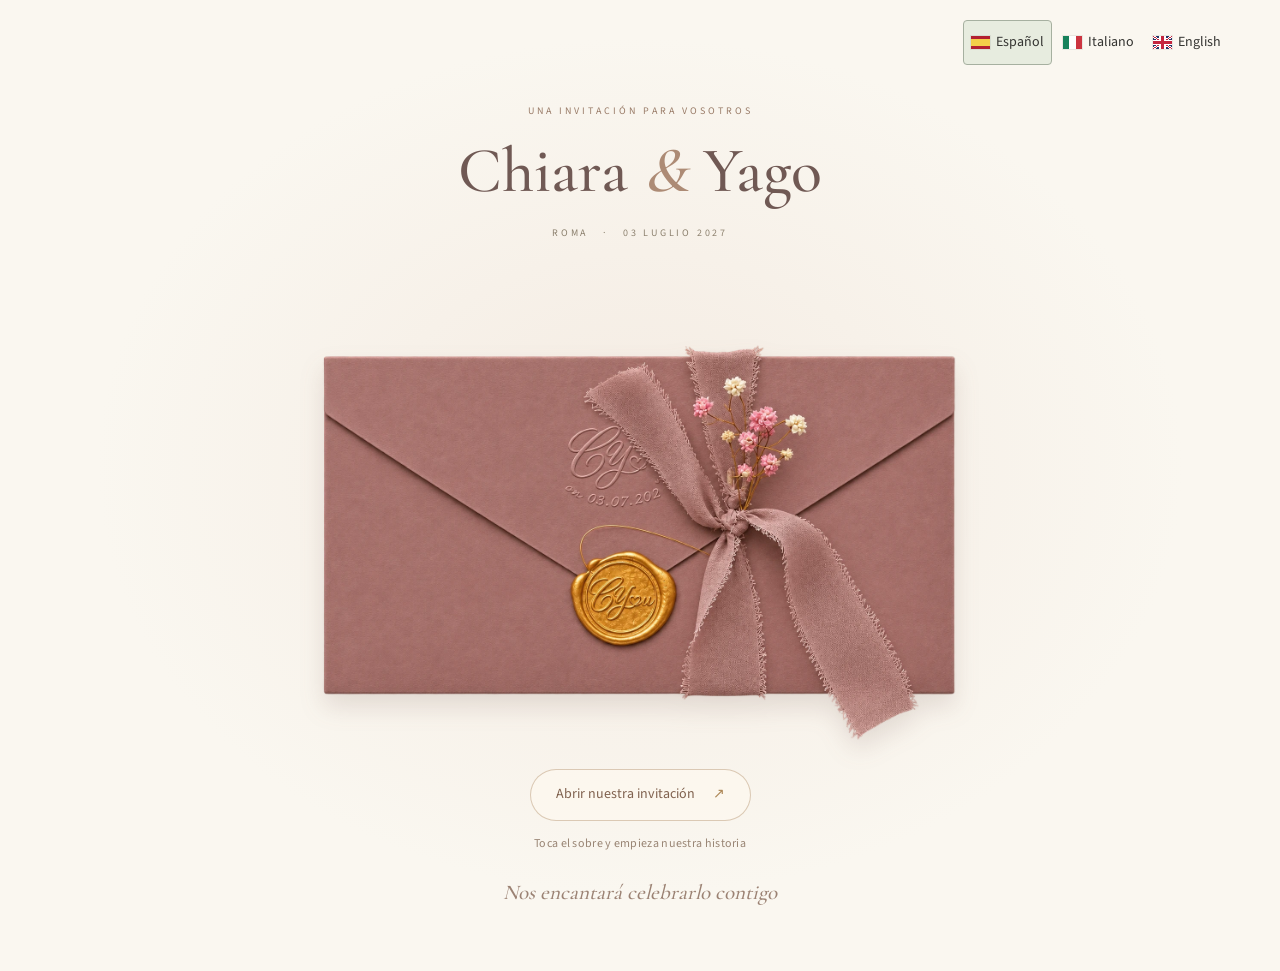
<file: index.html>
<!doctype html>
<html lang="es">
<head>
  <meta charset="UTF-8">
  <meta name="viewport" content="width=device-width, initial-scale=1">
  <meta name="theme-color" content="#faf7f0">
  <meta property="og:type" content="website">
  <meta property="og:title" content="Chiara &amp; Yago · 03.07.2027">
  <meta property="og:description" content="Chiara &amp; Yago · Roma · 03.07.2027">
  <meta property="og:image" content="https://yagriver.github.io/wedding_master/assets/identity/social-preview.png">
  <meta property="og:image:alt" content="Chiara &amp; Yago · 03.07.2027 · Roma">
  <meta name="twitter:card" content="summary_large_image">
  <link rel="icon" href="assets/identity/favicon.svg" type="image/svg+xml">
  <link rel="alternate icon" href="assets/identity/favicon-32.png" type="image/png">
  <link rel="apple-touch-icon" href="assets/identity/apple-touch-icon.png">
  <meta name="description" content="Chiara & Yago — nuestra boda en Roma, 3 de julio de 2027. Lugares, alojamiento y RSVP.">
  <title>Chiara & Yago · 03.07.2027</title>
  <link rel="stylesheet" href="styles.css">
  <link rel="stylesheet" href="day.css">
  <script defer src="day.js"></script>
  <link rel="stylesheet" href="rsvp.css">
  <link rel="stylesheet" href="wedding-theme.css">
  <link rel="stylesheet" href="assets/vendor/leaflet.css">
  <link rel="stylesheet" href="locations.css">
  <link rel="stylesheet" href="honeymoon.css">
  <link rel="stylesheet" href="honeymoon-stationery.css">
  <link rel="stylesheet" href="honeymoon-opening.css">
  <script defer src="rsvp-config.js"></script>
  <script defer src="guest-fields.js"></script>
  <script defer src="rsvp.js"></script>
  <script defer src="wedding-motion.js"></script>
  <script defer src="assets/vendor/leaflet.js"></script>
  <script defer src="locations.js"></script>
  <script defer src="honeymoon-config.js"></script>
  <script defer src="honeymoon.js"></script>
  <link rel="stylesheet" href="accommodation.css">
  <script defer src="accommodation-map.js"></script>
  <script defer src="accommodation.js"></script>
  <script defer src="home-invitation.js"></script>
  <script defer src="app.js"></script>
  <link rel="stylesheet" href="home-invitation.css">
</head>
<body class="wedding-site">
  <a class="skip" href="#main" data-text="skip">Ir al contenido</a>
  <header>
    <a class="monogram" href="#home" aria-label="Chiara & Yago"><img class="brand-mark" src="assets/identity/cy-monogram.svg" alt="" width="100" height="82"><span class="brand-date">03 · 07 · 2027</span></a>
    <nav aria-label="Navegación" id="navigation"></nav>
    <div class="languages" role="group" aria-label="Language">
      <button data-lang="es" aria-label="Español" title="Español" lang="es" aria-pressed="true"><span class="flag flag-es" aria-hidden="true"></span><span class="language-full">Español</span><span class="language-short" aria-hidden="true">ES</span></button>
      <button data-lang="it" aria-label="Italiano" title="Italiano" lang="it" aria-pressed="false"><span class="flag flag-it" aria-hidden="true"></span><span class="language-full">Italiano</span><span class="language-short" aria-hidden="true">IT</span></button>
      <button data-lang="en" aria-label="English" title="English" lang="en" aria-pressed="false"><span class="flag flag-en" aria-hidden="true"></span><span class="language-full">English</span><span class="language-short" aria-hidden="true">EN</span></button>
    </div>
  </header>
  <main id="main" tabindex="-1"></main>
  <noscript><p class="notice">Activa JavaScript para ver la web. / Attiva JavaScript per visualizzare il sito. / Please enable JavaScript to view this website.</p></noscript>
  <footer><a class="footer-brand" href="#home"><img src="assets/identity/cy-monogram.svg" alt="" width="100" height="82">Chiara & Yago</a><span data-text="footer">Roma, con vosotros.</span><span>03 · 07 · 2027</span></footer>
</body>
</html>
</file>
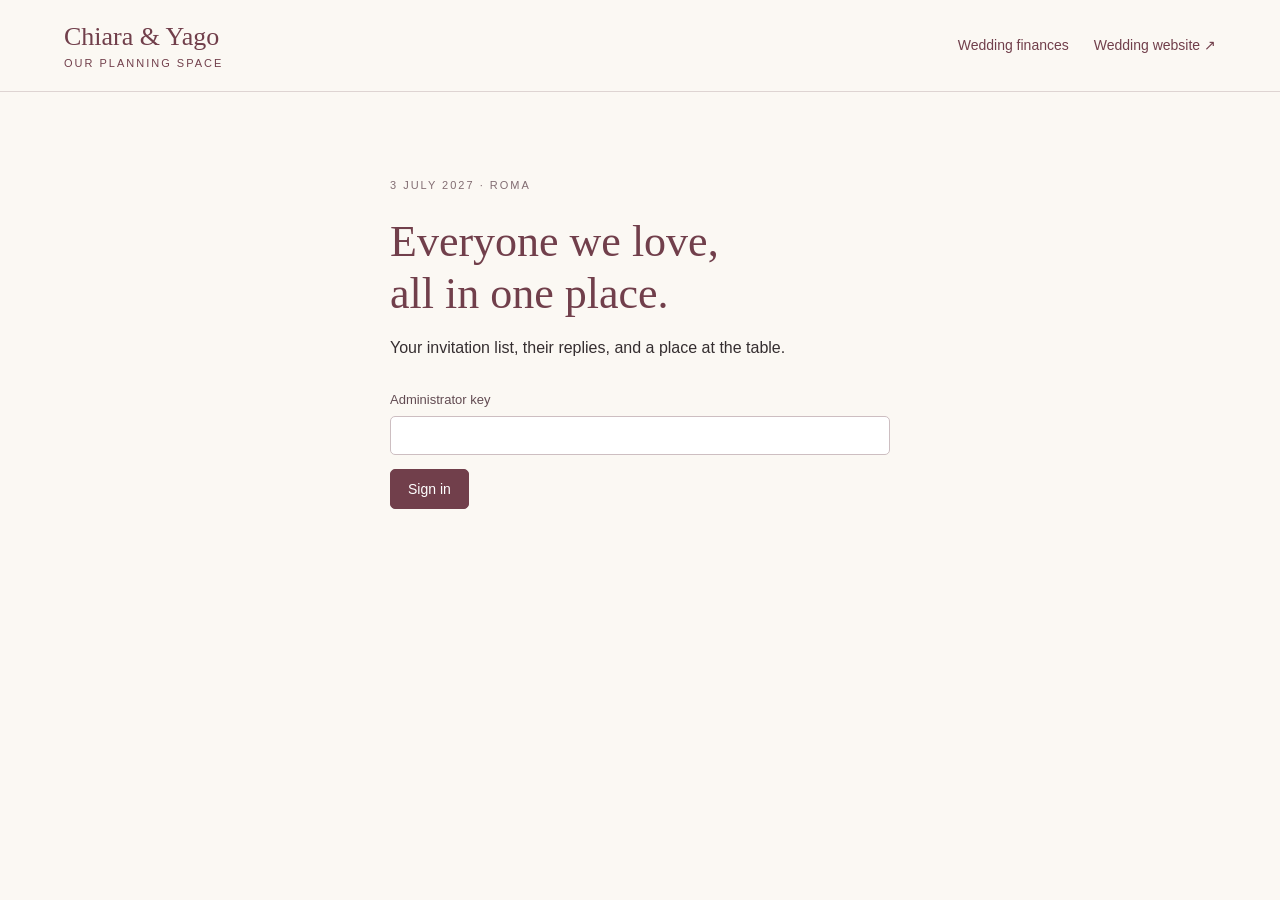
<file: admin.html>
<!doctype html>
<html lang="en"><head><meta charset="utf-8"><meta name="viewport" content="width=device-width,initial-scale=1"><meta name="robots" content="noindex,nofollow"><title>Invitati · Chiara & Yago</title><link rel="stylesheet" href="styles.css"><link rel="stylesheet" href="admin.css?v=guests-20261019"><script src="rsvp-config.js"></script><script type="module" src="admin.js?v=guests-20261019"></script></head>
<body><header class="admin-header"><a class="brand" href="admin.html">Chiara & Yago <small>Our planning space</small></a><nav><a href="finance.html">Wedding finances</a><a href="index.html">Wedding website ↗</a></nav></header>
<main class="admin-main"><section id="login"><p class="eyebrow">3 July 2027 · Roma</p><h1>Everyone we love,<br>all in one place.</h1><p>Your invitation list, their replies, and a place at the table.</p><form id="login-form"><label>Administrator key<input type="password" id="key" autocomplete="current-password" required></label><button class="button">Sign in</button></form></section>
<p id="status" role="status" aria-live="polite"></p>
<section id="dashboard" hidden><div class="toolbar"><div><p class="eyebrow">Wedding planning</p><h1>Our guests</h1></div><button class="button secondary" id="refresh">Refresh</button><button class="button secondary" id="logout">Sign out</button></div>
<div id="stats" class="stats"></div>
<nav class="tabs" aria-label="Guest management"><button data-tab="invited" aria-current="page">Invitati</button><button data-tab="responses">Responses <span id="review-count"></span></button><button data-tab="tables">Table planning</button></nav>
<section id="invited-panel"><div class="toolbar section-heading"><div><h2>Your invitation list</h2><p>One place for each person. Partners and families stay connected.</p></div><button class="button secondary" id="export">Export list</button><button class="button" id="add-person">Add guest</button></div>
<div class="filters"><label>Find a guest<input type="search" id="search" placeholder="Name, family, group…"></label><label>Group<select id="group"><option value="">All groups</option></select></label><label>Show<select id="attendance"><option value="">Everyone</option><option value="awaiting">Awaiting reply</option><option value="yes">Attending</option><option value="no">Declined</option><option value="maybe">Undecided</option><option value="review">Response changed</option><option value="conflict">Conflicting answers</option><option value="placeholder">Names to confirm</option><option value="tentative">Tentative invitations</option></select></label></div>
<p id="result-count" class="muted"></p><div class="table-scroll"><table><thead><tr><th>Guest</th><th>Party / family</th><th>Group</th><th>Reply</th><th>Table</th><th></th></tr></thead><tbody id="people-rows"></tbody></table></div>
<p class="note">Single / double / triple labels from Excel are kept with each party. Question-mark entries are tentative places. Neither label determines attendance.</p></section>
<section id="responses-panel" hidden><div class="toolbar section-heading"><div><h2>Match their replies</h2><p>Confirm who each response belongs to. Separate or duplicate replies can link to the same guest.</p></div><label>Show<select id="response-filter"><option value="review">Needs review</option><option value="all">All responses</option><option value="matched">Confirmed</option><option value="ignored">Set aside</option></select></label></div><div id="response-cards"></div></section>
<section id="tables-panel" hidden><div class="toolbar section-heading"><div><h2>A place at the table</h2><p>Start with provisional tables of 8. Adjust each capacity as your plans take shape.</p></div><button class="button secondary" id="export-tables">Export seating</button><button class="button" id="add-table">Add table</button></div><label class="compact">Guests to display<select id="seating-filter"><option value="all">Everyone except declined</option><option value="yes">Confirmed attending</option></select></label><div id="seating-board" class="seating-board"></div></section>
</section></main>
<dialog id="editor"><form id="person-form"><div class="toolbar"><h2 id="editor-title">Guest details</h2><button type="button" class="button secondary" data-close>Close</button></div><input type="hidden" name="id"><label>Name or placeholder<input name="name" maxlength="160" required></label><div class="two-col"><label>Party / family<select name="partyId"></select></label><label>New party name<input name="newParty" maxlength="200" placeholder="Only when creating a new party"></label></div><label>Party display name<input name="partyLabel" maxlength="200"></label><div class="two-col"><label>Group (for this party)<input name="group" maxlength="100" list="group-names"></label><label>Original single / double / triple label<input name="room" maxlength="80"></label></div><div class="two-col"><label>Age category<select name="kind"><option value="unknown">Not known yet</option><option value="adult">Adult</option><option value="child">Child</option></select></label><label>Table<select name="tableId"></select></label></div><label class="check"><input type="checkbox" name="placeholder"> Name still to confirm</label><label class="check"><input type="checkbox" name="tentative"> Tentative invitation</label><label>Private notes for this guest<textarea name="notes" maxlength="2000" rows="2"></textarea></label><label>Private notes for this party<textarea name="partyNotes" maxlength="2000" rows="2"></textarea></label><p id="source-note" class="muted"></p><div id="linked-answers"></div><details id="merge-section"><summary>Combine a duplicate invitation entry</summary><p>The selected guest will remain. Linked responses and notes will be kept. Check their table and group afterwards.</p><label>Keep this other guest<select id="merge-target"></select></label><button type="button" id="merge-person" class="button secondary">Combine entries</button></details><p class="form-status" role="status"></p><button class="button" type="submit">Save guest</button></form></dialog>
<dialog id="table-editor"><form id="table-form"><div class="toolbar"><h2>Table details</h2><button type="button" class="button secondary" data-close>Close</button></div><input type="hidden" name="id"><label>Table name<input name="name" maxlength="80" required></label><label>Seats<input name="capacity" type="number" min="1" max="50" value="8" required></label><p class="note">Your initial range is 6–9 people. Other sizes are available if the venue requires them.</p><p class="form-status" role="status"></p><div class="toolbar"><button class="button">Save table</button><button type="button" id="remove-table" class="button secondary">Remove table</button></div></form></dialog><datalist id="group-names"></datalist></body></html>
</file>
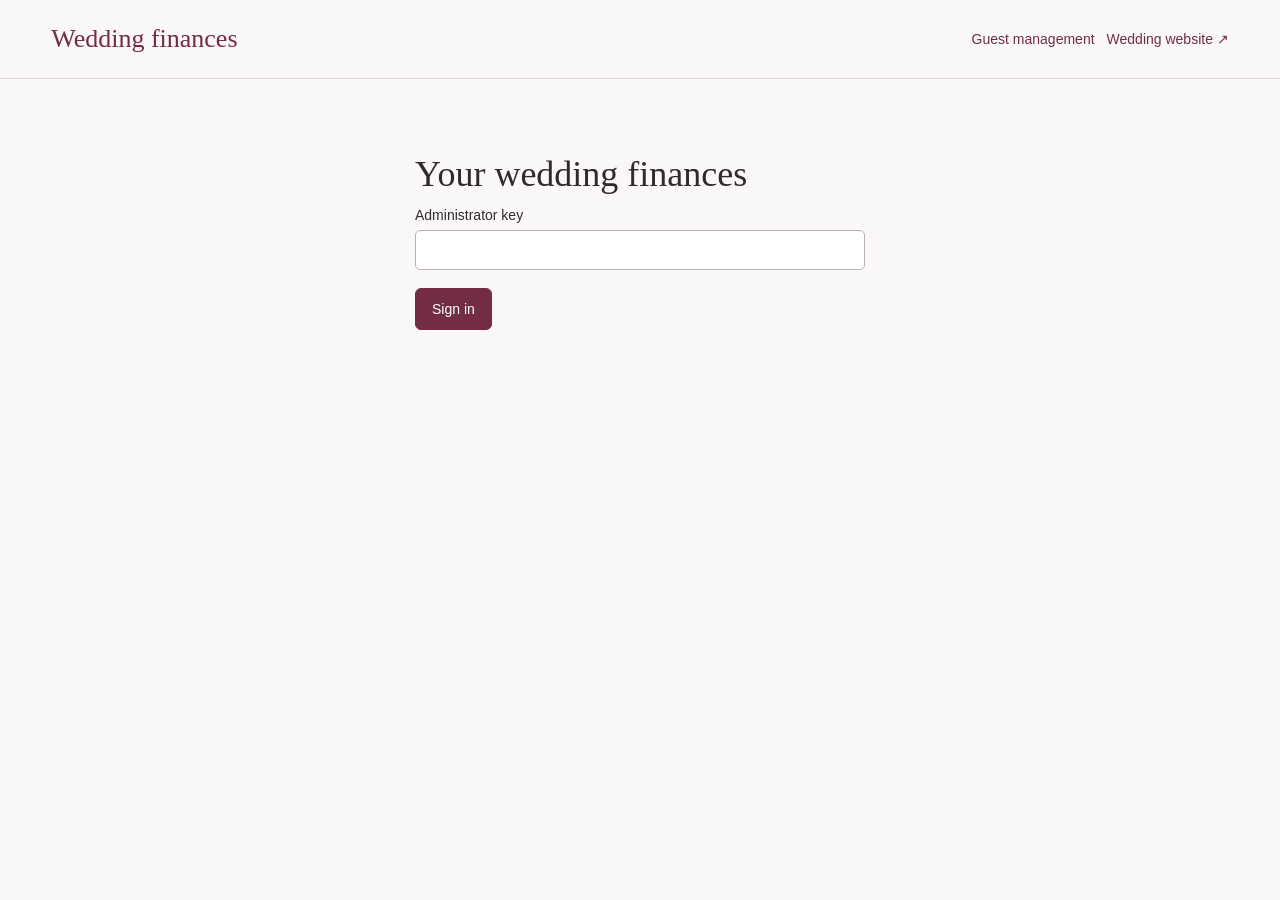
<file: finance.html>
<!doctype html><html lang="en"><head><meta charset="utf-8"><meta name="viewport" content="width=device-width,initial-scale=1"><title>Wedding finances</title><meta name="robots" content="noindex,nofollow"><link rel="stylesheet" href="finance.css?v=items-20260919"><script src="rsvp-config.js"></script><script type="module" src="finance.js?v=items-20260919"></script></head><body>
<header><a href="finance.html">Wedding finances</a><nav><a href="admin.html">Guest management</a><a href="index.html">Wedding website ↗</a></nav></header><main><section id="login"><h1>Your wedding finances</h1><form id="login-form"><label>Administrator key<input id="key" type="password" autocomplete="current-password" required></label><button>Sign in</button></form><p id="login-status" role="status"></p></section><section id="dashboard" hidden><div class="heading"><div><h1>Your wedding finances</h1><p>Items, deadlines and payments, together.</p></div><div class="dashboard-actions"><button id="add">Add supplier</button><button id="refresh" class="secondary">Refresh</button><button id="logout" class="secondary">Sign out</button></div></div><p id="status" role="status"></p><div id="stats" class="stats"></div><section class="schedule"><div><h2>Upcoming payments</h2><div id="upcoming"></div><nav id="upcoming-pagination" class="upcoming-pagination" aria-label="Upcoming payment pages" hidden><button type="button" id="upcoming-prev" class="secondary">← Previous</button><span id="upcoming-page" role="status" aria-live="polite"></span><button type="button" id="upcoming-next" class="secondary">Next →</button></nav></div><div class="calendar"><div class="calendar-head"><button id="prev" aria-label="Previous month">←</button><h2 id="month"></h2><button id="next" aria-label="Next month">→</button><button id="today">Today</button></div><p class="legend"><span class="red">● Deadline</span> <span class="green">● Paid</span></p><div id="days"></div><div id="day-events" aria-live="polite"></div><section id="month-remaining" class="month-remaining" aria-live="polite" aria-label="Unpaid payments this month"></section></div></section><div class="heading"><h2>Suppliers</h2><label>Find a supplier<input id="search" type="search" placeholder="Name or service"></label></div><div id="suppliers"></div></section></main>
<dialog id="editor"><form id="supplier-form"><div class="heading"><h2 id="editor-title">Supplier</h2><button type="button" id="close" class="secondary">Close</button></div><div class="basic"><label>Supplier<input name="supplier" required maxlength="160"></label><label>Service<input name="title" required maxlength="160"></label><label>Status<select name="status"><option value="quote">Quote</option><option value="contracted">Booked</option></select></label></div><p id="completion-note" class="muted" aria-live="polite"></p><h2>Items</h2><p class="muted">One row per item or instalment. “Paid” means the full amount including IVA.</p><div id="items"></div><button type="button" id="add-item" class="secondary">+ Add item</button><div id="item-totals" class="item-totals" aria-live="polite"></div><details><summary>Supplier details & notes</summary><div class="basic"><label>Category<input name="category" maxlength="100"></label><label>Quote reference<input name="reference" maxlength="160"></label><label>Quote date<input name="quoteDate" type="date"></label></div><label>Document link<input name="document" type="url" maxlength="1000"></label><label>Private notes<textarea name="notes" rows="3" maxlength="2000"></textarea></label></details><p id="error" role="alert"></p><footer><button type="button" id="delete-supplier" class="secondary danger" hidden>Delete supplier</button><button id="save">Save supplier</button></footer></form></dialog></body></html>
</file>
<file: styles.css>
*{box-sizing:border-box} :root{--wine:#542735;--ink:#30292a;--paper:#fcfaf7;--muted:#706366;--line:#dfd5d3;--rose:#f0e6e4}html{scroll-behavior:smooth}body{margin:0;background:var(--paper);color:var(--ink);font-family:Arial,Helvetica,sans-serif;font-size:16px;line-height:1.65}a{color:inherit;text-underline-offset:5px}button{font:inherit;cursor:pointer}a,button{-webkit-tap-highlight-color:transparent}a:focus-visible,button:focus-visible,summary:focus-visible{outline:3px solid #a65065;outline-offset:5px}header{max-width:1440px;margin:auto;padding:24px 5%;display:flex;align-items:center;justify-content:space-between;gap:25px;border-bottom:1px solid var(--line)}.monogram{font-family:Georgia,serif;font-size:30px;text-decoration:none;color:var(--wine);white-space:nowrap}.monogram>span:first-child{font-style:italic;font-size:21px;padding:0 5px}.brand-date{display:block;font:10px Arial,sans-serif;letter-spacing:2px;text-align:center}nav{display:flex;gap:28px}nav a{font-size:14px;text-decoration:none;padding:12px 0;border-bottom:1px solid transparent}nav a[aria-current=page]{border-color:var(--wine);color:var(--wine)}.languages{display:flex;gap:3px}.languages button{display:flex;align-items:center;gap:6px;border:1px solid transparent;background:none;border-radius:4px;padding:10px 7px;font-size:12px;color:var(--ink)}.languages button[aria-pressed=true]{border-color:var(--line);background:var(--rose)}.flag{display:inline-block;width:19px;height:13px;box-shadow:0 0 0 1px #0001;flex-shrink:0}.flag-es{background:linear-gradient(#b32030 25%,#f3ce49 25% 75%,#b32030 75%)}.flag-it{background:linear-gradient(90deg,#16815a 33.33%,#fff 33.33% 66.66%,#cc3440 66.66%)}.flag-en{background:linear-gradient(90deg,transparent 42%,#c5263f 42% 58%,transparent 58%),linear-gradient(transparent 38%,#c5263f 38% 62%,transparent 62%),linear-gradient(90deg,transparent 34%,white 34% 66%,transparent 66%),linear-gradient(transparent 28%,white 28% 72%,transparent 72%),linear-gradient(33deg,transparent 44%,white 44% 48%,#c5263f 48% 52%,white 52% 56%,transparent 56%),linear-gradient(-33deg,transparent 44%,white 44% 48%,#c5263f 48% 52%,white 52% 56%,transparent 56%),#263567}.hero{display:grid;grid-template-columns:1fr 1fr;max-width:1200px;margin:55px auto 65px;padding:0 40px;gap:75px;align-items:center}.hero-copy{text-align:center;padding:35px 0}.eyebrow{text-transform:uppercase;font-size:12px;letter-spacing:2.5px;color:var(--wine);margin:0 0 22px}.hero h1{font-family:Georgia,serif;font-size:clamp(58px,6.4vw,88px);font-weight:400;line-height:1.02;color:var(--wine);margin:22px 0}.hero h1 em{display:block;font-size:.6em;font-weight:400;line-height:1.35}.hero .intro{max-width:350px;margin:26px auto;color:var(--muted)}.date{font-family:Georgia,serif;font-size:23px;margin:24px 0 0}.city{margin:3px 0 28px;color:var(--muted);font-size:14px;letter-spacing:1px}.hero-photo{margin:0;position:relative}.hero-photo img{display:block;width:100%;height:580px;object-fit:cover;object-position:center 65%;border-radius:240px 240px 3px 3px}.hero-photo figcaption{font-size:12px;letter-spacing:2px;text-align:center;margin-top:16px;color:var(--muted)}.button{display:inline-block;padding:13px 23px;background:var(--wine);color:#fff;text-decoration:none;font-size:14px;border:1px solid var(--wine);border-radius:2px}.button.secondary{background:transparent;color:var(--wine)}.button:hover{background:#703b4c;color:white}.home-details{border-top:1px solid var(--line);border-bottom:1px solid var(--line);max-width:1120px;margin:0 auto 80px;display:grid;grid-template-columns:repeat(3,1fr);padding:32px 0}.home-details article{padding:0 32px;border-right:1px solid var(--line)}.home-details article:last-child{border:0}h2,h3{font-family:Georgia,serif;font-weight:400;color:var(--wine);line-height:1.25}h2{font-size:34px}h3{font-size:25px}.home-details h2{font-size:23px;margin:7px 0}.home-details p{font-size:14px;color:var(--muted);margin:8px 0}.text-link{font-size:14px;color:var(--wine)}.page{max-width:1120px;padding:50px 32px 80px;margin:auto}.page-heading{max-width:650px;margin:0 auto 48px;text-align:center}.page-heading h1{font:400 clamp(40px,5vw,62px)/1.1 Georgia,serif;color:var(--wine);margin:16px 0}.page-heading p:last-child{color:var(--muted)}.venue{display:grid;grid-template-columns:1fr 1fr;gap:45px;align-items:center;padding:28px 0 45px}.venue+.venue{border-top:1px solid var(--line);padding-top:45px}.venue img{width:100%;height:350px;object-fit:cover;border-radius:3px}.venue h2{margin:12px 0 20px}.venue p{color:var(--muted)}.address{font-size:14px}.note{font-size:14px;color:var(--muted)}.stay{display:grid;grid-template-columns:1.1fr 1fr;gap:50px;border:1px solid var(--line);padding:45px}.stay h2{margin-top:5px}.stay aside{border-left:1px solid var(--line);padding-left:40px}.stay p{color:var(--muted)}.notice{padding:18px 24px;background:var(--rose);border-left:3px solid var(--wine);max-width:740px;margin:0 auto 32px}.rsvp-card{max-width:740px;border:1px solid var(--line);margin:auto;padding:32px}.rsvp-card h2{margin-top:0}.steps{padding:0;list-style:none;counter-reset:step}.steps li{counter-increment:step;display:grid;grid-template-columns:36px 1fr;column-gap:16px;padding:18px 0;border-bottom:1px solid var(--line)}.steps li:before{content:"0" counter(step);font:20px Georgia,serif;color:var(--wine)}.steps strong{font-weight:400;color:var(--wine)}.steps p{margin:5px 0;color:var(--muted);font-size:14px}details{margin-top:25px}summary{cursor:pointer;color:var(--wine)}details ul{color:var(--muted);padding-left:20px}.status{display:inline-block;font-size:12px;letter-spacing:1px;text-transform:uppercase;color:var(--wine);border:1px solid var(--line);padding:5px 10px}footer{border-top:1px solid var(--line);display:flex;justify-content:space-between;align-items:center;gap:18px;padding:32px 6%;font-size:12px;color:var(--muted)}footer a{font:22px Georgia,serif;text-decoration:none;color:var(--wine)}.skip{position:absolute;top:-100px;left:12px;z-index:10;background:white;padding:10px}.skip:focus{top:10px}main:focus{outline:none}@media(min-width:850px){.venue:nth-of-type(3) img{order:2}}@media(max-width:1050px){header{flex-wrap:wrap;gap:12px}nav{order:3;width:100%;justify-content:center;gap:40px}.hero{gap:35px;padding:0 30px}.hero-photo img{height:520px}.home-details{margin-left:30px;margin-right:30px}}@media(max-width:650px){header{padding:16px 20px}.monogram{font-size:25px}.brand-date{font-size:9px}.languages button{font-size:12px;padding:10px 5px;gap:4px}.flag{width:16px;height:11px}nav{gap:0;justify-content:space-between;overflow-wrap:anywhere}nav a{font-size:13px}.hero{grid-template-columns:1fr;margin:10px auto 40px;padding:0 24px;gap:20px}.hero-copy{padding:30px 0 5px}.hero h1{font-size:64px}.hero h1 em{display:inline;padding:0 5px}.hero-photo{max-width:410px;width:100%;margin:auto}.hero-photo img{height:450px}.hero .intro{margin:20px auto}.home-details{display:block;margin:0 24px 45px;padding:0}.home-details article{padding:22px 0;border-right:0;border-bottom:1px solid var(--line)}.page{padding:35px 24px 50px}.page-heading{margin-bottom:30px}.venue,.stay{grid-template-columns:1fr;gap:24px}.venue img{height:280px}.stay{padding:25px}.stay aside{border-left:0;border-top:1px solid var(--line);padding:20px 0 0}.rsvp-card{padding:24px}.notice{padding:16px 20px}footer{flex-wrap:wrap;padding:25px 24px}footer span:last-child{width:100%}}@media(prefers-reduced-motion:reduce){html{scroll-behavior:auto}}
</file>
<file: day.css>
.day-timeline{max-width:740px;margin:45px auto 0;padding:0;list-style:none}
.day-timeline li{display:grid;grid-template-columns:55px 1fr;gap:25px;position:relative;padding:0 0 36px}
.day-timeline li:not(:last-child):before{content:'';position:absolute;left:22px;top:44px;bottom:0;width:1px;background:var(--line)}
.timeline-number{width:45px;height:45px;display:grid;place-items:center;border:1px solid var(--line);border-radius:50%;color:var(--wine);font:19px Georgia,serif}
.timeline-time{font-size:12px;color:var(--wine);letter-spacing:1px;margin:0 0 8px;text-transform:uppercase}
.day-timeline h2{font-size:28px;margin:0 0 12px}
.day-timeline li>div>p:last-child{color:var(--muted);margin:0}
header{flex-wrap:wrap}
nav{order:3;width:100%;justify-content:center;flex-wrap:wrap;gap:10px 32px}
@media(max-width:650px){nav{gap:0 16px;justify-content:center}nav a{font-size:14px;padding:9px 0}.day-timeline li{grid-template-columns:45px 1fr;gap:16px}.day-timeline h2{font-size:25px}}
</file>
<file: rsvp.css>
.rsvp-form{max-width:740px;margin:auto;border:1px solid var(--line);padding:32px}.rsvp-form h2{margin-top:0}.rsvp-fields{display:grid;grid-template-columns:1fr 1fr;gap:20px}.rsvp-form label{display:block;font-size:15px;color:var(--wine);margin:0 0 18px}.rsvp-form input,.rsvp-form select,.rsvp-form textarea{display:block;width:100%;margin-top:7px;padding:12px;border:1px solid #b9a8ae;border-radius:3px;background:#fff;color:var(--ink);font:16px/1.5 Arial,sans-serif}.rsvp-form textarea{resize:vertical;min-height:90px}.rsvp-form input:focus,.rsvp-form select:focus,.rsvp-form textarea:focus{outline:2px solid var(--wine);outline-offset:2px}.rsvp-form .help{display:block;font-size:13px;color:var(--muted);margin-top:6px}.rsvp-actions{display:flex;gap:12px;flex-wrap:wrap;align-items:center}.rsvp-form button:disabled{cursor:wait;opacity:.6}.rsvp-status{white-space:pre-line;color:var(--wine);margin:16px 0;min-height:1.5em}.rsvp-identity{font:24px Georgia,serif;color:var(--wine);margin:0 0 8px}.rsvp-form fieldset{border:0;padding:0;margin:0;min-width:0}.rsvp-form legend{font:26px Georgia,serif;color:var(--wine);margin-bottom:20px}.rsvp-form [hidden]{display:none}@media(max-width:650px){.rsvp-form{padding:24px}.rsvp-fields{grid-template-columns:1fr;gap:0}}
.rsvp-form .member-row{border-top:1px solid var(--line);padding-top:18px;margin-top:22px}.rsvp-form .member-row legend{font-size:21px;margin-bottom:8px}
</file>
<file: wedding-theme.css>
/* latin-ext */
@font-face {
  font-family: 'Cormorant Garamond';
  font-style: normal;
  font-weight: 500;
  font-display: swap;
  src: url(assets/fonts/cormorant-latin-ext-1.woff2) format('woff2');
  unicode-range: U+0100-02BA, U+02BD-02C5, U+02C7-02CC, U+02CE-02D7, U+02DD-02FF, U+0304, U+0308, U+0329, U+1D00-1DBF, U+1E00-1E9F, U+1EF2-1EFF, U+2020, U+20A0-20AB, U+20AD-20C0, U+2113, U+2C60-2C7F, U+A720-A7FF;
}
/* latin */
@font-face {
  font-family: 'Cormorant Garamond';
  font-style: normal;
  font-weight: 500;
  font-display: swap;
  src: url(assets/fonts/cormorant-latin-2.woff2) format('woff2');
  unicode-range: U+0000-00FF, U+0131, U+0152-0153, U+02BB-02BC, U+02C6, U+02DA, U+02DC, U+0304, U+0308, U+0329, U+2000-206F, U+20AC, U+2122, U+2191, U+2193, U+2212, U+2215, U+FEFF, U+FFFD;
}
/* latin-ext */
@font-face {
  font-family: 'Cormorant Garamond';
  font-style: normal;
  font-weight: 600;
  font-display: swap;
  src: url(assets/fonts/cormorant-latin-ext-1.woff2) format('woff2');
  unicode-range: U+0100-02BA, U+02BD-02C5, U+02C7-02CC, U+02CE-02D7, U+02DD-02FF, U+0304, U+0308, U+0329, U+1D00-1DBF, U+1E00-1E9F, U+1EF2-1EFF, U+2020, U+20A0-20AB, U+20AD-20C0, U+2113, U+2C60-2C7F, U+A720-A7FF;
}
/* latin */
@font-face {
  font-family: 'Cormorant Garamond';
  font-style: normal;
  font-weight: 600;
  font-display: swap;
  src: url(assets/fonts/cormorant-latin-2.woff2) format('woff2');
  unicode-range: U+0000-00FF, U+0131, U+0152-0153, U+02BB-02BC, U+02C6, U+02DA, U+02DC, U+0304, U+0308, U+0329, U+2000-206F, U+20AC, U+2122, U+2191, U+2193, U+2212, U+2215, U+FEFF, U+FFFD;
}
/* latin-ext */
@font-face {
  font-family: 'Source Sans 3';
  font-style: normal;
  font-weight: 400;
  font-display: swap;
  src: url(assets/fonts/source-sans-latin-ext-3.woff2) format('woff2');
  unicode-range: U+0100-02BA, U+02BD-02C5, U+02C7-02CC, U+02CE-02D7, U+02DD-02FF, U+0304, U+0308, U+0329, U+1D00-1DBF, U+1E00-1E9F, U+1EF2-1EFF, U+2020, U+20A0-20AB, U+20AD-20C0, U+2113, U+2C60-2C7F, U+A720-A7FF;
}
/* latin */
@font-face {
  font-family: 'Source Sans 3';
  font-style: normal;
  font-weight: 400;
  font-display: swap;
  src: url(assets/fonts/source-sans-latin-4.woff2) format('woff2');
  unicode-range: U+0000-00FF, U+0131, U+0152-0153, U+02BB-02BC, U+02C6, U+02DA, U+02DC, U+0304, U+0308, U+0329, U+2000-206F, U+20AC, U+2122, U+2191, U+2193, U+2212, U+2215, U+FEFF, U+FFFD;
}
/* latin-ext */
@font-face {
  font-family: 'Source Sans 3';
  font-style: normal;
  font-weight: 600;
  font-display: swap;
  src: url(assets/fonts/source-sans-latin-ext-3.woff2) format('woff2');
  unicode-range: U+0100-02BA, U+02BD-02C5, U+02C7-02CC, U+02CE-02D7, U+02DD-02FF, U+0304, U+0308, U+0329, U+1D00-1DBF, U+1E00-1E9F, U+1EF2-1EFF, U+2020, U+20A0-20AB, U+20AD-20C0, U+2113, U+2C60-2C7F, U+A720-A7FF;
}
/* latin */
@font-face {
  font-family: 'Source Sans 3';
  font-style: normal;
  font-weight: 600;
  font-display: swap;
  src: url(assets/fonts/source-sans-latin-4.woff2) format('woff2');
  unicode-range: U+0000-00FF, U+0131, U+0152-0153, U+02BB-02BC, U+02C6, U+02DA, U+02DC, U+0304, U+0308, U+0329, U+2000-206F, U+20AC, U+2122, U+2191, U+2193, U+2212, U+2215, U+FEFF, U+FFFD;
}
/* Chiara & Yago — the approved wedding identity. Public pages only. */
.wedding-site {
  --wine: #526a4c;
  --ink: #343431;
  --paper: #faf7f0;
  --muted: #696b61;
  --line: #d8dace;
  --rose: #edf0e7;
  --leaf: #526a4c;
  --sage: #a6b0a0;
  --blush: #e8d3cf;
  background: var(--paper);
}
.wedding-site header { position: relative; padding-top: 22px; padding-bottom: 15px; gap: 16px; }
.wedding-site .monogram { display: flex; flex-direction: column; align-items: center; justify-self: start; width: max-content; line-height: 1; }
.wedding-site .monogram .brand-mark { display: block; width: 78px; height: auto; }
.wedding-site .brand-date { margin-top: 7px; font-size: 9px; letter-spacing: 1.5px; }
.wedding-site nav { gap: 8px 34px; }
.wedding-site nav a { padding: 10px 2px; }
.wedding-site nav a[aria-current=page] { border-bottom-width: 2px; }
.wedding-site .languages button { min-height: 44px; }
.wedding-site .languages button[aria-pressed=true] { background: #e7ecdf; border-color: #a6b0a0; }
.wedding-site :is(a,button,summary,input,select,textarea):focus-visible { outline: 3px solid #526a4c; outline-offset: 4px; }
.wedding-site .hero { position: relative; gap: 65px; margin: 40px auto 65px; }
.wedding-site .hero-copy { position: relative; padding: 12px 0 20px; }
.wedding-site .hero .eyebrow { margin: 0 0 18px; font-size: 11px; letter-spacing: 2.4px; }
.wedding-site .hero-identity { display: block; width: min(100%, 290px); height: auto; margin: 0 auto 15px; }
.wedding-site .hero h1 { margin: 14px 0 10px; font-size: clamp(30px, 3.5vw, 43px); line-height: 1.2; color: var(--ink); }
.wedding-site .hero h1 em { display: inline; padding: 0 4px; font-size: .85em; }
.wedding-site .hero .city { font-size: 13px; letter-spacing: 1px; margin: 12px 0 0; }
.wedding-site .hero .intro { margin: 18px auto 24px; max-width: 345px; font-size: 15px; }
.wedding-site .hero-photo {
  isolation: isolate;
  padding: 14px 14px 28px;
  background: #fffdf8;
  border: 1px solid #e7e2d7;
  box-shadow: 0 18px 36px -20px rgb(45 48 37 / 30%), 0 3px 8px rgb(45 48 37 / 5%);
  rotate: -1.5deg;
  margin-block: 12px;
}
.wedding-site .hero-photo img { height: 565px; border-radius: 0; }
.wedding-site .hero-copy { isolation: isolate; }
.wedding-site .button { min-height: 46px; padding: 12px 23px; border-radius: 2px; letter-spacing: .15px; }
.wedding-site .button:hover { background: #40533b; border-color: #40533b; color: #fff; }
.wedding-site .button.secondary:hover { background: #e7ecdf; color: #343431; border-color: #526a4c; }
.wedding-site h2,.wedding-site h3,.wedding-site .page-heading h1 { color: var(--ink); }
.wedding-site .home-details { padding: 32px 0; }
.wedding-site .home-details .eyebrow { font-size: 10px; letter-spacing: 1.5px; }
.wedding-site .page-heading { position: relative; padding-top: 6px; }
.wedding-site .page-heading::after { content: ''; display: block; width: 46px; height: 1px; background: var(--sage); margin: 25px auto 0; }
.wedding-site .stay,.wedding-site .rsvp-form { background: #ffffff60; }
.wedding-site .rsvp-form :is(input,select,textarea) { border-color: #afb6a6; }
.wedding-site .timeline-number { background: #edf0e7; border-color: #a6b0a0; }
.wedding-site footer { padding-top: 28px; padding-bottom: 28px; background: #f0f1e9; }
.wedding-site .footer-brand { display: flex; align-items: center; gap: 16px; }
.wedding-site .footer-brand img { width: 55px; height: auto; }
.wedding-site .visually-hidden { position: absolute; width: 1px; height: 1px; padding: 0; margin: -1px; overflow: hidden; clip-path: inset(50%); white-space: nowrap; border: 0; }
@media (max-width: 1050px) {
  .wedding-site .hero { gap: 40px; }
  .wedding-site .hero-photo img { height: 540px; }
}
@media (max-width: 650px) {
  .wedding-site header { padding: 16px 20px 10px; gap: 12px; }
  .wedding-site .monogram .brand-mark { width: 63px; }
  .wedding-site .brand-date { font-size: 8px; letter-spacing: .6px; }
  .wedding-site nav { gap: 0 17px; }
  .wedding-site nav a { font-size: 13px; min-height: 44px; }
  .wedding-site .hero { margin: 15px auto 40px; gap: 30px; }
  .wedding-site .hero-copy { padding: 14px 0 6px; }
  .wedding-site .hero-identity { width: 240px; margin-bottom: 12px; }
  .wedding-site .hero h1 { font-size: 33px; }
  .wedding-site .hero .intro { max-width: 320px; }
  .wedding-site .hero-photo img { height: 430px; }
  .wedding-site .hero-photo { padding: 10px 10px 22px; rotate: -1deg; margin-block: 10px; }
  .wedding-site .home-details { padding: 0; }
  .wedding-site footer { gap: 13px; }
  .wedding-site .footer-brand { font-size: 19px; gap: 11px; }
}
@media (max-width: 370px) {
  .wedding-site header { justify-content: center; }
  .wedding-site .languages { flex-wrap: wrap; justify-content: center; }
}

/* Wedding typography: expressive headings, clear practical information. */
.wedding-site { font-family: 'Source Sans 3', Arial, sans-serif; font-size: 18px; line-height: 1.65; }
.wedding-site :is(h1,h2,h3,.date,.footer-brand,.rsvp-identity,.timeline-number),
.wedding-site .rsvp-form legend,
.wedding-site .steps li::before {
  font-family: 'Cormorant Garamond', Georgia, serif;
  font-weight: 500;
}
.wedding-site .hero h1 { font-size: clamp(38px, 4vw, 49px); font-weight: 500; }
.wedding-site .hero h1 em { font-style: normal; }
.wedding-site .page-heading h1 { font-family: 'Cormorant Garamond', Georgia, serif; font-weight: 500; font-size: clamp(44px,5vw,66px); }
.wedding-site h2 { font-size: 37px; }
.wedding-site h3 { font-size: 30px; }
.wedding-site .home-details h2 { font-size: 30px; }
.wedding-site .day-timeline h2 { font-size: 32px; }
.wedding-site .hero .intro { font-size: 18px; }
.wedding-site .home-details p { font-size: 17px; }
.wedding-site :is(.note,.address,.text-link) { font-size: 16px; }
.wedding-site nav a { font-size: 16px; }
.wedding-site .button { font-family: 'Source Sans 3', Arial, sans-serif; font-size: 16px; }
.wedding-site .brand-date { font-family: 'Source Sans 3', Arial, sans-serif; }
.wedding-site .languages button { font-family: 'Source Sans 3', Arial, sans-serif; font-size: 14px; }
.wedding-site .rsvp-form :is(input,select,textarea) { font-family: 'Source Sans 3', Arial, sans-serif; font-size: 18px; }
.wedding-site .rsvp-form label { font-size: 17px; }
.wedding-site .rsvp-form .help { font-size: 15px; }
.wedding-site .rsvp-form legend { font-size: 30px; }
.wedding-site .rsvp-form .member-row legend { font-size: 26px; }
.wedding-site .rsvp-identity { font-size: 29px; }
.wedding-site .steps p { font-size: 17px; }
.wedding-site :is(strong,b) { font-weight: 600; }
.wedding-site .footer-brand { font-size: 26px; }
.wedding-site .home-details .eyebrow { font-size: 12px; }
@media(max-width:650px) {
  .wedding-site { font-size: 17px; }
  .wedding-site .hero h1 { font-size: 41px; }
  .wedding-site .hero .intro { font-size: 17px; }
  .wedding-site nav a { font-size: 15px; }
  .wedding-site .languages button { font-size: 13px; }
  .wedding-site .footer-brand { font-size: 24px; }
}

/* Compact navigation and a clearer guest journey. */
.wedding-site header { display:grid; grid-template-columns:90px minmax(0,1fr) auto; padding:16px 4%; gap:20px; }
.wedding-site header .monogram .brand-mark { width:65px; }
.wedding-site header nav { order:initial; width:auto; gap:8px 24px; flex-wrap:nowrap; }
.wedding-site header nav a { white-space:nowrap; }
.wedding-site .language-short { display:none; }
.wedding-site .hero-actions { display:flex; flex-direction:column; align-items:center; gap:12px; }
.wedding-site .hero-actions .text-link { padding:5px 10px; }
.wedding-site .home-details { margin-bottom:28px; }
.wedding-site .guest-updates { max-width:1120px; margin:0 auto 60px; padding:0 32px; display:flex; align-items:baseline; justify-content:space-between; gap:24px; }
.wedding-site .guest-updates p { color:var(--muted); font-size:16px; margin:0; max-width:700px; }
.wedding-site .guest-updates a { flex-shrink:0; }
@media(max-width:1150px) {
  .wedding-site header { grid-template-columns:70px minmax(0,1fr) auto; gap:12px; padding-inline:24px; }
  .wedding-site header nav { gap:8px 16px; }
  .wedding-site .language-full,.wedding-site .languages .flag { display:none; }
  .wedding-site .language-short { display:inline; }
  .wedding-site .languages button { min-width:44px; justify-content:center; }
}
@media(max-width:1050px) {
  .wedding-site header { grid-template-columns:1fr auto; gap:4px 16px; padding:10px 24px 4px; }
  .wedding-site header nav { grid-column:1/-1; grid-row:2; flex-wrap:wrap; gap:0 18px; }
  .wedding-site header .monogram .brand-mark { width:49px; }
  .wedding-site header .brand-date { display:none; }
  .wedding-site .guest-updates { flex-direction:column; gap:10px; }
}
@media(max-width:650px) {
  .wedding-site header nav { gap:0 16px; }
  .wedding-site header nav a { font-size:14px; padding:8px 0; min-height:40px; }
  .wedding-site .hero { margin:12px auto 30px; gap:22px; }
  .wedding-site .hero-copy { padding:5px 0 0; }
  .wedding-site .hero .eyebrow { margin-bottom:8px; }
  .wedding-site .hero-identity { width:178px; margin-bottom:4px; }
  .wedding-site .hero h1 { margin:7px 0 4px; font-size:36px; }
  .wedding-site .hero .city { margin-top:5px; }
  .wedding-site .hero .intro { margin:12px auto 16px; }
  .wedding-site .hero-actions { gap:4px; }
  .wedding-site .guest-updates { padding:0 24px; margin-bottom:36px; }
}

/* A botanical pause between the welcome and the practical details. */
.wedding-site .hero { margin-bottom: 22px; }
.wedding-site .floral-divider { background:var(--paper); isolation:isolate; display:flex; align-items:center; justify-content:center; gap:30px; max-width:760px; margin:0 auto 28px; padding:0 32px; }
.wedding-site .floral-divider img { display:block; width:340px; height:auto; flex-shrink:0; mix-blend-mode:darken; }
.wedding-site .floral-divider span { height:1px; background:var(--line); flex:1; }
.wedding-site .home-details { border-top:0; }
@media(max-width:650px) {
  .wedding-site .hero { margin-bottom:16px; }
  .wedding-site .floral-divider { gap:12px; padding:0 24px; margin-bottom:8px; }
  .wedding-site .floral-divider img { width:230px; }
}

/* A photographic pause: preserve the couple at the bottom of the original. */
.wedding-site .photo-moment {
  position:relative;
  isolation:isolate;
  overflow:hidden;
  margin:0;
  height:clamp(560px, 58vw, 820px);
  background:#626a67;
}
.wedding-site .photo-moment-image {
  position:absolute;
  inset:0;
  width:100%;
  height:100%;
  object-fit:cover;
  object-position:50% 100%;
}
.wedding-site .photo-moment::after {
  content:'';
  position:absolute;
  inset:0;
  background:linear-gradient(180deg, rgb(17 29 33 / 52%), rgb(17 29 33 / 12%) 48%, transparent 70%);
  pointer-events:none;
}
.wedding-site .photo-moment-copy {
  position:relative;
  z-index:1;
  padding:clamp(54px, 6vw, 88px) 24px 0;
  max-width:860px;
  margin:auto;
  text-align:center;
  color:#fffdf7;
}
.wedding-site .photo-moment-copy .eyebrow {
  color:inherit;
  font-size:14px;
  letter-spacing:3px;
  margin:0 0 16px;
}
.wedding-site .photo-moment-copy h2 {
  color:inherit;
  font-size:clamp(40px, 5vw, 68px);
  line-height:1.08;
  text-wrap:balance;
  margin:0;
  text-shadow:0 2px 20px rgb(0 0 0 / 16%);
}
.wedding-site .scroll-reveal {
  transition:opacity 800ms ease var(--reveal-delay, 0ms), transform 800ms cubic-bezier(.2,.7,.2,1) var(--reveal-delay, 0ms);
}
.wedding-site .reveal-pending { opacity:0; transform:translateY(24px); }
.wedding-site .reveal-visible { opacity:1; transform:none; }
.wedding-site .day-timeline .scroll-reveal::before {
  transform-origin:top;
  transition:transform 900ms ease 180ms;
}
.wedding-site .day-timeline .reveal-pending::before { transform:scaleY(0); }
@media(max-width:650px) {
  .wedding-site .photo-moment { height:580px; }
  .wedding-site .photo-moment-image { object-position:50% 100%; }
  .wedding-site .photo-moment-copy { padding-top:48px; }
  .wedding-site .photo-moment-copy h2 { font-size:42px; }
  .wedding-site .scroll-reveal { --reveal-delay:0ms !important; }
  .wedding-site .reveal-pending { transform:translateY(16px); }
}
@media(prefers-reduced-motion:reduce) {
  .wedding-site .scroll-reveal,
  .wedding-site .day-timeline .scroll-reveal::before { transition:none; }
  .wedding-site .reveal-pending { opacity:1; transform:none; }
  .wedding-site .day-timeline .reveal-pending::before { transform:none; }
}
</file>
<file: assets/vendor/leaflet.css>
/* required styles */

.leaflet-pane,
.leaflet-tile,
.leaflet-marker-icon,
.leaflet-marker-shadow,
.leaflet-tile-container,
.leaflet-pane > svg,
.leaflet-pane > canvas,
.leaflet-zoom-box,
.leaflet-image-layer,
.leaflet-layer {
	position: absolute;
	left: 0;
	top: 0;
	}
.leaflet-container {
	overflow: hidden;
	}
.leaflet-tile,
.leaflet-marker-icon,
.leaflet-marker-shadow {
	-webkit-user-select: none;
	   -moz-user-select: none;
	        user-select: none;
	  -webkit-user-drag: none;
	}
/* Prevents IE11 from highlighting tiles in blue */
.leaflet-tile::selection {
	background: transparent;
}
/* Safari renders non-retina tile on retina better with this, but Chrome is worse */
.leaflet-safari .leaflet-tile {
	image-rendering: -webkit-optimize-contrast;
	}
/* hack that prevents hw layers "stretching" when loading new tiles */
.leaflet-safari .leaflet-tile-container {
	width: 1600px;
	height: 1600px;
	-webkit-transform-origin: 0 0;
	}
.leaflet-marker-icon,
.leaflet-marker-shadow {
	display: block;
	}
/* .leaflet-container svg: reset svg max-width decleration shipped in Joomla! (joomla.org) 3.x */
/* .leaflet-container img: map is broken in FF if you have max-width: 100% on tiles */
.leaflet-container .leaflet-overlay-pane svg {
	max-width: none !important;
	max-height: none !important;
	}
.leaflet-container .leaflet-marker-pane img,
.leaflet-container .leaflet-shadow-pane img,
.leaflet-container .leaflet-tile-pane img,
.leaflet-container img.leaflet-image-layer,
.leaflet-container .leaflet-tile {
	max-width: none !important;
	max-height: none !important;
	width: auto;
	padding: 0;
	}

.leaflet-container img.leaflet-tile {
	/* See: https://bugs.chromium.org/p/chromium/issues/detail?id=600120 */
	mix-blend-mode: plus-lighter;
}

.leaflet-container.leaflet-touch-zoom {
	-ms-touch-action: pan-x pan-y;
	touch-action: pan-x pan-y;
	}
.leaflet-container.leaflet-touch-drag {
	-ms-touch-action: pinch-zoom;
	/* Fallback for FF which doesn't support pinch-zoom */
	touch-action: none;
	touch-action: pinch-zoom;
}
.leaflet-container.leaflet-touch-drag.leaflet-touch-zoom {
	-ms-touch-action: none;
	touch-action: none;
}
.leaflet-container {
	-webkit-tap-highlight-color: transparent;
}
.leaflet-container a {
	-webkit-tap-highlight-color: rgba(51, 181, 229, 0.4);
}
.leaflet-tile {
	filter: inherit;
	visibility: hidden;
	}
.leaflet-tile-loaded {
	visibility: inherit;
	}
.leaflet-zoom-box {
	width: 0;
	height: 0;
	-moz-box-sizing: border-box;
	     box-sizing: border-box;
	z-index: 800;
	}
/* workaround for https://bugzilla.mozilla.org/show_bug.cgi?id=888319 */
.leaflet-overlay-pane svg {
	-moz-user-select: none;
	}

.leaflet-pane         { z-index: 400; }

.leaflet-tile-pane    { z-index: 200; }
.leaflet-overlay-pane { z-index: 400; }
.leaflet-shadow-pane  { z-index: 500; }
.leaflet-marker-pane  { z-index: 600; }
.leaflet-tooltip-pane   { z-index: 650; }
.leaflet-popup-pane   { z-index: 700; }

.leaflet-map-pane canvas { z-index: 100; }
.leaflet-map-pane svg    { z-index: 200; }

.leaflet-vml-shape {
	width: 1px;
	height: 1px;
	}
.lvml {
	behavior: url(#default#VML);
	display: inline-block;
	position: absolute;
	}


/* control positioning */

.leaflet-control {
	position: relative;
	z-index: 800;
	pointer-events: visiblePainted; /* IE 9-10 doesn't have auto */
	pointer-events: auto;
	}
.leaflet-top,
.leaflet-bottom {
	position: absolute;
	z-index: 1000;
	pointer-events: none;
	}
.leaflet-top {
	top: 0;
	}
.leaflet-right {
	right: 0;
	}
.leaflet-bottom {
	bottom: 0;
	}
.leaflet-left {
	left: 0;
	}
.leaflet-control {
	float: left;
	clear: both;
	}
.leaflet-right .leaflet-control {
	float: right;
	}
.leaflet-top .leaflet-control {
	margin-top: 10px;
	}
.leaflet-bottom .leaflet-control {
	margin-bottom: 10px;
	}
.leaflet-left .leaflet-control {
	margin-left: 10px;
	}
.leaflet-right .leaflet-control {
	margin-right: 10px;
	}


/* zoom and fade animations */

.leaflet-fade-anim .leaflet-popup {
	opacity: 0;
	-webkit-transition: opacity 0.2s linear;
	   -moz-transition: opacity 0.2s linear;
	        transition: opacity 0.2s linear;
	}
.leaflet-fade-anim .leaflet-map-pane .leaflet-popup {
	opacity: 1;
	}
.leaflet-zoom-animated {
	-webkit-transform-origin: 0 0;
	    -ms-transform-origin: 0 0;
	        transform-origin: 0 0;
	}
svg.leaflet-zoom-animated {
	will-change: transform;
}

.leaflet-zoom-anim .leaflet-zoom-animated {
	-webkit-transition: -webkit-transform 0.25s cubic-bezier(0,0,0.25,1);
	   -moz-transition:    -moz-transform 0.25s cubic-bezier(0,0,0.25,1);
	        transition:         transform 0.25s cubic-bezier(0,0,0.25,1);
	}
.leaflet-zoom-anim .leaflet-tile,
.leaflet-pan-anim .leaflet-tile {
	-webkit-transition: none;
	   -moz-transition: none;
	        transition: none;
	}

.leaflet-zoom-anim .leaflet-zoom-hide {
	visibility: hidden;
	}


/* cursors */

.leaflet-interactive {
	cursor: pointer;
	}
.leaflet-grab {
	cursor: -webkit-grab;
	cursor:    -moz-grab;
	cursor:         grab;
	}
.leaflet-crosshair,
.leaflet-crosshair .leaflet-interactive {
	cursor: crosshair;
	}
.leaflet-popup-pane,
.leaflet-control {
	cursor: auto;
	}
.leaflet-dragging .leaflet-grab,
.leaflet-dragging .leaflet-grab .leaflet-interactive,
.leaflet-dragging .leaflet-marker-draggable {
	cursor: move;
	cursor: -webkit-grabbing;
	cursor:    -moz-grabbing;
	cursor:         grabbing;
	}

/* marker & overlays interactivity */
.leaflet-marker-icon,
.leaflet-marker-shadow,
.leaflet-image-layer,
.leaflet-pane > svg path,
.leaflet-tile-container {
	pointer-events: none;
	}

.leaflet-marker-icon.leaflet-interactive,
.leaflet-image-layer.leaflet-interactive,
.leaflet-pane > svg path.leaflet-interactive,
svg.leaflet-image-layer.leaflet-interactive path {
	pointer-events: visiblePainted; /* IE 9-10 doesn't have auto */
	pointer-events: auto;
	}

/* visual tweaks */

.leaflet-container {
	background: #ddd;
	outline-offset: 1px;
	}
.leaflet-container a {
	color: #0078A8;
	}
.leaflet-zoom-box {
	border: 2px dotted #38f;
	background: rgba(255,255,255,0.5);
	}


/* general typography */
.leaflet-container {
	font-family: "Helvetica Neue", Arial, Helvetica, sans-serif;
	font-size: 12px;
	font-size: 0.75rem;
	line-height: 1.5;
	}


/* general toolbar styles */

.leaflet-bar {
	box-shadow: 0 1px 5px rgba(0,0,0,0.65);
	border-radius: 4px;
	}
.leaflet-bar a {
	background-color: #fff;
	border-bottom: 1px solid #ccc;
	width: 26px;
	height: 26px;
	line-height: 26px;
	display: block;
	text-align: center;
	text-decoration: none;
	color: black;
	}
.leaflet-bar a,
.leaflet-control-layers-toggle {
	background-position: 50% 50%;
	background-repeat: no-repeat;
	display: block;
	}
.leaflet-bar a:hover,
.leaflet-bar a:focus {
	background-color: #f4f4f4;
	}
.leaflet-bar a:first-child {
	border-top-left-radius: 4px;
	border-top-right-radius: 4px;
	}
.leaflet-bar a:last-child {
	border-bottom-left-radius: 4px;
	border-bottom-right-radius: 4px;
	border-bottom: none;
	}
.leaflet-bar a.leaflet-disabled {
	cursor: default;
	background-color: #f4f4f4;
	color: #bbb;
	}

.leaflet-touch .leaflet-bar a {
	width: 30px;
	height: 30px;
	line-height: 30px;
	}
.leaflet-touch .leaflet-bar a:first-child {
	border-top-left-radius: 2px;
	border-top-right-radius: 2px;
	}
.leaflet-touch .leaflet-bar a:last-child {
	border-bottom-left-radius: 2px;
	border-bottom-right-radius: 2px;
	}

/* zoom control */

.leaflet-control-zoom-in,
.leaflet-control-zoom-out {
	font: bold 18px 'Lucida Console', Monaco, monospace;
	text-indent: 1px;
	}

.leaflet-touch .leaflet-control-zoom-in, .leaflet-touch .leaflet-control-zoom-out  {
	font-size: 22px;
	}


/* layers control */

.leaflet-control-layers {
	box-shadow: 0 1px 5px rgba(0,0,0,0.4);
	background: #fff;
	border-radius: 5px;
	}
.leaflet-control-layers-toggle {
	background-image: url(images/layers.png);
	width: 36px;
	height: 36px;
	}
.leaflet-retina .leaflet-control-layers-toggle {
	background-image: url(images/layers-2x.png);
	background-size: 26px 26px;
	}
.leaflet-touch .leaflet-control-layers-toggle {
	width: 44px;
	height: 44px;
	}
.leaflet-control-layers .leaflet-control-layers-list,
.leaflet-control-layers-expanded .leaflet-control-layers-toggle {
	display: none;
	}
.leaflet-control-layers-expanded .leaflet-control-layers-list {
	display: block;
	position: relative;
	}
.leaflet-control-layers-expanded {
	padding: 6px 10px 6px 6px;
	color: #333;
	background: #fff;
	}
.leaflet-control-layers-scrollbar {
	overflow-y: scroll;
	overflow-x: hidden;
	padding-right: 5px;
	}
.leaflet-control-layers-selector {
	margin-top: 2px;
	position: relative;
	top: 1px;
	}
.leaflet-control-layers label {
	display: block;
	font-size: 13px;
	font-size: 1.08333em;
	}
.leaflet-control-layers-separator {
	height: 0;
	border-top: 1px solid #ddd;
	margin: 5px -10px 5px -6px;
	}

/* Default icon URLs */
.leaflet-default-icon-path { /* used only in path-guessing heuristic, see L.Icon.Default */
	background-image: url(images/marker-icon.png);
	}


/* attribution and scale controls */

.leaflet-container .leaflet-control-attribution {
	background: #fff;
	background: rgba(255, 255, 255, 0.8);
	margin: 0;
	}
.leaflet-control-attribution,
.leaflet-control-scale-line {
	padding: 0 5px;
	color: #333;
	line-height: 1.4;
	}
.leaflet-control-attribution a {
	text-decoration: none;
	}
.leaflet-control-attribution a:hover,
.leaflet-control-attribution a:focus {
	text-decoration: underline;
	}
.leaflet-attribution-flag {
	display: inline !important;
	vertical-align: baseline !important;
	width: 1em;
	height: 0.6669em;
	}
.leaflet-left .leaflet-control-scale {
	margin-left: 5px;
	}
.leaflet-bottom .leaflet-control-scale {
	margin-bottom: 5px;
	}
.leaflet-control-scale-line {
	border: 2px solid #777;
	border-top: none;
	line-height: 1.1;
	padding: 2px 5px 1px;
	white-space: nowrap;
	-moz-box-sizing: border-box;
	     box-sizing: border-box;
	background: rgba(255, 255, 255, 0.8);
	text-shadow: 1px 1px #fff;
	}
.leaflet-control-scale-line:not(:first-child) {
	border-top: 2px solid #777;
	border-bottom: none;
	margin-top: -2px;
	}
.leaflet-control-scale-line:not(:first-child):not(:last-child) {
	border-bottom: 2px solid #777;
	}

.leaflet-touch .leaflet-control-attribution,
.leaflet-touch .leaflet-control-layers,
.leaflet-touch .leaflet-bar {
	box-shadow: none;
	}
.leaflet-touch .leaflet-control-layers,
.leaflet-touch .leaflet-bar {
	border: 2px solid rgba(0,0,0,0.2);
	background-clip: padding-box;
	}


/* popup */

.leaflet-popup {
	position: absolute;
	text-align: center;
	margin-bottom: 20px;
	}
.leaflet-popup-content-wrapper {
	padding: 1px;
	text-align: left;
	border-radius: 12px;
	}
.leaflet-popup-content {
	margin: 13px 24px 13px 20px;
	line-height: 1.3;
	font-size: 13px;
	font-size: 1.08333em;
	min-height: 1px;
	}
.leaflet-popup-content p {
	margin: 17px 0;
	margin: 1.3em 0;
	}
.leaflet-popup-tip-container {
	width: 40px;
	height: 20px;
	position: absolute;
	left: 50%;
	margin-top: -1px;
	margin-left: -20px;
	overflow: hidden;
	pointer-events: none;
	}
.leaflet-popup-tip {
	width: 17px;
	height: 17px;
	padding: 1px;

	margin: -10px auto 0;
	pointer-events: auto;

	-webkit-transform: rotate(45deg);
	   -moz-transform: rotate(45deg);
	    -ms-transform: rotate(45deg);
	        transform: rotate(45deg);
	}
.leaflet-popup-content-wrapper,
.leaflet-popup-tip {
	background: white;
	color: #333;
	box-shadow: 0 3px 14px rgba(0,0,0,0.4);
	}
.leaflet-container a.leaflet-popup-close-button {
	position: absolute;
	top: 0;
	right: 0;
	border: none;
	text-align: center;
	width: 24px;
	height: 24px;
	font: 16px/24px Tahoma, Verdana, sans-serif;
	color: #757575;
	text-decoration: none;
	background: transparent;
	}
.leaflet-container a.leaflet-popup-close-button:hover,
.leaflet-container a.leaflet-popup-close-button:focus {
	color: #585858;
	}
.leaflet-popup-scrolled {
	overflow: auto;
	}

.leaflet-oldie .leaflet-popup-content-wrapper {
	-ms-zoom: 1;
	}
.leaflet-oldie .leaflet-popup-tip {
	width: 24px;
	margin: 0 auto;

	-ms-filter: "progid:DXImageTransform.Microsoft.Matrix(M11=0.70710678, M12=0.70710678, M21=-0.70710678, M22=0.70710678)";
	filter: progid:DXImageTransform.Microsoft.Matrix(M11=0.70710678, M12=0.70710678, M21=-0.70710678, M22=0.70710678);
	}

.leaflet-oldie .leaflet-control-zoom,
.leaflet-oldie .leaflet-control-layers,
.leaflet-oldie .leaflet-popup-content-wrapper,
.leaflet-oldie .leaflet-popup-tip {
	border: 1px solid #999;
	}


/* div icon */

.leaflet-div-icon {
	background: #fff;
	border: 1px solid #666;
	}


/* Tooltip */
/* Base styles for the element that has a tooltip */
.leaflet-tooltip {
	position: absolute;
	padding: 6px;
	background-color: #fff;
	border: 1px solid #fff;
	border-radius: 3px;
	color: #222;
	white-space: nowrap;
	-webkit-user-select: none;
	-moz-user-select: none;
	-ms-user-select: none;
	user-select: none;
	pointer-events: none;
	box-shadow: 0 1px 3px rgba(0,0,0,0.4);
	}
.leaflet-tooltip.leaflet-interactive {
	cursor: pointer;
	pointer-events: auto;
	}
.leaflet-tooltip-top:before,
.leaflet-tooltip-bottom:before,
.leaflet-tooltip-left:before,
.leaflet-tooltip-right:before {
	position: absolute;
	pointer-events: none;
	border: 6px solid transparent;
	background: transparent;
	content: "";
	}

/* Directions */

.leaflet-tooltip-bottom {
	margin-top: 6px;
}
.leaflet-tooltip-top {
	margin-top: -6px;
}
.leaflet-tooltip-bottom:before,
.leaflet-tooltip-top:before {
	left: 50%;
	margin-left: -6px;
	}
.leaflet-tooltip-top:before {
	bottom: 0;
	margin-bottom: -12px;
	border-top-color: #fff;
	}
.leaflet-tooltip-bottom:before {
	top: 0;
	margin-top: -12px;
	margin-left: -6px;
	border-bottom-color: #fff;
	}
.leaflet-tooltip-left {
	margin-left: -6px;
}
.leaflet-tooltip-right {
	margin-left: 6px;
}
.leaflet-tooltip-left:before,
.leaflet-tooltip-right:before {
	top: 50%;
	margin-top: -6px;
	}
.leaflet-tooltip-left:before {
	right: 0;
	margin-right: -12px;
	border-left-color: #fff;
	}
.leaflet-tooltip-right:before {
	left: 0;
	margin-left: -12px;
	border-right-color: #fff;
	}

/* Printing */

@media print {
	/* Prevent printers from removing background-images of controls. */
	.leaflet-control {
		-webkit-print-color-adjust: exact;
		print-color-adjust: exact;
		}
	}
</file>
<file: locations.css>
/* Extend the existing venue layout with photographs and a shared map. */
.wedding-site .venue-section { margin-bottom:64px; }
.wedding-site .venue-section .venue { margin-bottom:24px; }
.wedding-site .venue-visual { overflow:hidden; }
.wedding-site .venue-visual img { display:block; width:100%; transition:transform 1.2s cubic-bezier(.2,.7,.2,1); }
@media(hover:hover) and (prefers-reduced-motion:no-preference) {
  .wedding-site .venue-visual:hover img { transform:scale(1.035); }
}
.wedding-site .venue-gallery { border-top:1px solid var(--line); border-bottom:1px solid var(--line); }
.wedding-site .venue-gallery summary { display:flex; align-items:center; gap:12px; padding:16px 2px; cursor:pointer; font-size:16px; color:var(--leaf); list-style:none; }
.wedding-site .venue-gallery summary::-webkit-details-marker { display:none; }
.wedding-site .gallery-count { font-size:12px; color:var(--muted); }
.wedding-site .gallery-plus { margin-left:auto; font-size:26px; line-height:1; transition:rotate .3s; }
.wedding-site .gallery-label-close,.wedding-site .venue-gallery[open] .gallery-label-open { display:none; }
.wedding-site .venue-gallery[open] .gallery-label-close { display:inline; }
.wedding-site .venue-gallery[open] .gallery-plus { rotate:45deg; }
.wedding-site .gallery-content { padding:8px 0 18px; }
.wedding-site .venue-gallery[open] .gallery-content { animation:gallery-enter .45s ease both; }
.wedding-site .venue-gallery-grid { display:grid; grid-template-columns:repeat(3,minmax(0,1fr)); gap:20px; }
.wedding-site .gallery-photo { padding:0; border:0; background:transparent; text-align:left; color:var(--ink); }
.wedding-site .gallery-photo img { width:100%; height:auto; aspect-ratio:3/2; object-fit:contain; display:block; background:#efeee7; }
.wedding-site .gallery-photo span { display:block; padding:10px 0 0; font-size:16px; }
.wedding-site .photo-credit { font-size:12px; margin:18px 0 0; color:var(--muted); }
.wedding-site .venue-map-section { margin-top:84px; }
.wedding-site .venue-map-heading { max-width:640px; text-align:center; margin:0 auto 30px; }
.wedding-site .venue-map-heading .eyebrow { margin-bottom:10px; }
.wedding-site .venue-map-heading h2 { margin:0 0 12px; font-size:clamp(36px,4vw,48px); line-height:1.15; }
.wedding-site .venue-map-heading p:last-child { color:var(--muted); margin:0; }
.wedding-site .venue-map-frame { padding:8px; background:#fffdf8; border:1px solid var(--line); }
.wedding-site .venue-map { height:470px; width:100%; background:#edf0e7; z-index:0; font-family:'Source Sans 3',Arial,sans-serif; }
.wedding-site .map-status { margin:0; padding:60px 24px; text-align:center; }
.wedding-site .map-legend { display:flex; gap:24px; align-items:center; padding:22px 0; border-bottom:1px solid var(--line); flex-wrap:wrap; }
.wedding-site .map-venue-button { border:0; padding:8px 4px; background:none; display:flex; align-items:center; gap:12px; text-align:left; color:var(--ink); }
.wedding-site .map-venue-button small { display:block; font-size:14px; color:var(--muted); }
.wedding-site .map-venue-button strong { font-family:'Cormorant Garamond',Georgia,serif; font-size:25px; font-weight:500; }
.wedding-site .legend-heart { font-size:30px; color:var(--leaf); }
.wedding-site .heart-villa { color:#9b6159; }
.wedding-site .map-overview { margin-left:auto; border:0; background:transparent; text-decoration:underline; text-underline-offset:5px; color:var(--leaf); padding:12px 4px; font-size:16px; }
.wedding-site .map-heart { width:44px; height:44px; display:grid; place-items:center; border:2px solid #fff; border-radius:50%; background:#fffdf8; color:var(--leaf); font:30px/1 Georgia,serif; box-shadow:0 3px 12px #34343140; }
.wedding-site .map-heart.heart-villa { color:#9b6159; }
.wedding-site .venue-map-label { border:0; border-radius:2px; box-shadow:0 2px 8px #34343120; background:#fffdf8; color:#343431; font:16px 'Source Sans 3',Arial,sans-serif; padding:5px 10px; }
.wedding-site .leaflet-popup-content { font-size:16px; line-height:1.5; }
.wedding-site .leaflet-popup-content strong { font-size:20px; }
.wedding-site .leaflet-popup-content p { margin:8px 0; }
.wedding-site .map-tile-error { position:absolute; bottom:28px; left:12px; right:12px; z-index:800; background:#fffdf8; padding:12px; font-size:14px; }
.wedding-site .venue-lightbox { padding:48px 16px 12px; width:min(1000px,94vw); max-width:94vw; max-height:92dvh; border:1px solid var(--line); background:var(--paper); color:var(--ink); }
.wedding-site .venue-lightbox::backdrop { background:rgb(24 30 25 / 83%); }
.wedding-site .lightbox-image-wrap { display:flex; align-items:center; justify-content:center; }
.wedding-site .lightbox-image-wrap img { display:block; max-width:100%; height:auto; max-height:68dvh; object-fit:contain; }
.wedding-site .lightbox-close { position:absolute; top:0; right:4px; }
.wedding-site .venue-lightbox button { min-width:44px; min-height:44px; padding:4px 12px; border:0; background:transparent; color:var(--ink); font-size:28px; }
.wedding-site .lightbox-bottom { display:flex; align-items:center; justify-content:space-between; gap:12px; }
.wedding-site .lightbox-bottom p { font-size:16px; text-align:center; margin:12px 0; }
@keyframes gallery-enter { from { opacity:0; transform:translateY(-8px); } to { opacity:1; transform:none; } }
@media(min-width:850px) { .wedding-site .venue-reversed .venue-visual { order:2; } }
@media(max-width:650px) {
  .wedding-site .venue-section { margin-bottom:42px; }
  .wedding-site .venue-gallery-grid { grid-template-columns:1fr; gap:24px; }
  .wedding-site .venue-map-section { margin-top:56px; }
  .wedding-site .venue-map { height:420px; }
  .wedding-site .map-legend { gap:8px 24px; }
  .wedding-site .map-overview { margin-left:0; width:100%; text-align:left; }
  .wedding-site .lightbox-bottom p { font-size:14px; }
}
@media(prefers-reduced-motion:reduce) {
  .wedding-site .venue-gallery[open] .gallery-content { animation:none; }
  .wedding-site .venue-visual img,.wedding-site .gallery-plus { transition:none; }
}
/* Local editorial redesign: broad photographs, quiet spacing, visible galleries. */
.wedding-site .locations-page{max-width:1180px}.wedding-site .locations-page>.page-heading{max-width:760px;margin-bottom:34px}.venue-jump-links{display:flex;justify-content:center;gap:36px;max-width:none;width:auto;margin:0 0 64px;order:initial}.venue-jump-links a{padding:10px 0;font-size:14px;border-bottom:1px solid var(--sage);color:var(--wine);text-decoration:none}.venue-jump-links span{margin-left:18px}.wedding-site .venue-editorial{margin-bottom:0}.venue-section-heading{text-align:center;margin:0 auto 32px}.venue-section-heading .eyebrow{margin-bottom:12px}.wedding-site .venue-section-heading h2{font-size:clamp(42px,5.5vw,68px);margin:0;line-height:1.08;scroll-margin-top:35px}.venue-subtitle{font:italic 25px/1.4 'Cormorant Garamond',Georgia,serif;color:var(--muted);margin:14px 0 0}.wedding-site .venue-feature{margin:0;background:#eee9df;position:relative}.wedding-site .venue-feature img{height:auto;max-height:none;aspect-ratio:auto;object-fit:contain;transform:none;border-radius:0}.venue-editorial-church .venue-feature{max-width:940px;margin-inline:auto!important}.venue-feature figcaption{display:flex;align-items:center;justify-content:space-between;padding:13px 20px;font-size:12px;letter-spacing:1.6px;text-transform:uppercase;background:#eeeae0;color:var(--wine)}.wedding-site .venue-editorial-copy{display:grid;grid-template-columns:minmax(0,1.6fr) minmax(240px,1fr);gap:55px;padding:36px 30px 40px;align-items:start}.venue-story{font:26px/1.5 'Cormorant Garamond',Georgia,serif;margin:0;max-width:640px}.venue-address-card{padding-left:28px;border-left:1px solid var(--line)}.venue-address-card .eyebrow{font-size:10px;letter-spacing:1.8px;margin:0 0 10px}.venue-address-card .address{font-size:15px;line-height:1.6;margin:0 0 13px;color:var(--muted)}.venue-gallery-heading{display:flex;justify-content:space-between;align-items:baseline;gap:16px;border-top:1px solid var(--line);padding-top:24px;margin-bottom:20px}.wedding-site .venue-gallery-heading h3{font-size:30px;margin:0}.venue-gallery-heading>span{font-size:12px;color:var(--muted)}.wedding-site .venue-curated-gallery .venue-gallery-grid{gap:22px;align-items:start}.wedding-site .venue-curated-gallery .gallery-photo img{aspect-ratio:auto;object-fit:contain;height:auto;background:transparent;border-radius:2px}.wedding-site .venue-curated-gallery .gallery-photo>span{display:flex;justify-content:space-between;gap:12px;font:21px/1.3 'Cormorant Garamond',Georgia,serif;padding-top:12px}.gallery-photo small{font:16px 'Source Sans 3',Arial,sans-serif;color:var(--wine)}.venue-interlude{text-align:center;padding:60px 20px;color:var(--wine)}.venue-interlude>span{font-size:32px}.venue-interlude>p{font:italic 30px/1.3 'Cormorant Garamond',Georgia,serif;margin:12px 0}.venue-interlude small{font-size:14px;color:var(--muted)}.venue-transport{text-align:center;background:var(--rose);margin:60px 0 0;padding:40px 32px}.venue-transport .eyebrow{font-size:10px;letter-spacing:1.6px}.wedding-site .venue-transport h2{max-width:700px;margin:0 auto 18px;font-size:36px}.venue-transport>p:not(.eyebrow){max-width:700px;margin:0 auto 20px}.wedding-site .locations-page .venue-map-section{margin-top:64px}.wedding-site .locations-page .venue-map-frame{padding:0;border-radius:3px;overflow:hidden}
@media(max-width:700px){.venue-jump-links{gap:24px;margin-bottom:42px}.venue-jump-links a{font-size:13px}.venue-jump-links span{margin-left:6px}.wedding-site .venue-editorial-copy{grid-template-columns:1fr;gap:24px;padding:24px 0 30px}.venue-story{font-size:24px}.venue-address-card{padding-left:18px}.venue-subtitle{font-size:23px}.venue-gallery-heading{align-items:start}.venue-gallery-heading>span{max-width:100px;text-align:right}.wedding-site .venue-curated-gallery .venue-gallery-grid{grid-template-columns:1fr;gap:28px}.wedding-site .venue-editorial-church .venue-gallery-grid{grid-template-columns:1fr 1fr;gap:20px 14px}.venue-editorial-church .gallery-photo:last-child{grid-column:1/-1;max-width:75%;justify-self:center}.wedding-site .venue-curated-gallery .gallery-photo>span{font-size:20px}.venue-feature figcaption{padding:10px 14px;font-size:10px}.venue-interlude{padding:40px 14px}.venue-transport{padding:30px 20px;margin-top:40px}.wedding-site .venue-transport h2{font-size:31px}.venue-section-heading{margin-bottom:24px}}
.wedding-site .venue-pool-note{font-size:13px;line-height:1.6;color:var(--muted);margin:20px 0 0;max-width:760px;font-style:italic}
</file>
<file: honeymoon.css>
/* Invitation-led honeymoon page. The outer envelope is the only disclosure. */
.wedding-site .honeymoon-page{max-width:1180px;--letter-rose:#a77773;--letter-gold:#a9874e;--letter-paper:#fffdf7}
.wedding-site .honeymoon-page>.page-heading{max-width:700px;margin-bottom:44px}
.wedding-site .honeymoon-layout{display:grid;grid-template-columns:minmax(0,.9fr) minmax(0,1.1fr);gap:58px;align-items:start;padding:8px 0 50px}
.wedding-site .honeymoon-photo{margin:40px 0 0;padding:12px 12px 26px;background:var(--letter-paper);border:1px solid #e6dfd3;box-shadow:0 18px 45px -30px #56403c60;rotate:-2deg}
.wedding-site .honeymoon-photo img{display:block;width:100%;height:auto}
.wedding-site .honeymoon-photo figcaption{text-align:center;font:italic 28px/1.25 'Cormorant Garamond',Georgia,serif;color:#79645d;padding:23px 14px 0}
.wedding-site .honeymoon-letter{min-width:0}
.wedding-site .letter-envelope{margin:0}
.wedding-site .letter-envelope>summary{list-style:none;cursor:pointer;text-align:center;color:var(--ink);border-radius:4px}
.wedding-site .letter-envelope>summary::-webkit-details-marker{display:none}
.wedding-site .envelope-face{display:block;position:relative;margin:0 0 18px;overflow:hidden;border-radius:4px;background:#eee6de;box-shadow:0 15px 38px -26px #65484465;transition:transform .5s ease,box-shadow .5s ease}
.wedding-site .invitation-envelope-image{display:block;width:100%;height:auto}
.wedding-site .envelope-open-label{display:block;font:32px/1.25 'Cormorant Garamond',Georgia,serif;color:#765754}
.wedding-site .envelope-hint{display:block;font-size:13px;letter-spacing:.3px;color:var(--muted);margin-top:8px}
.wedding-site .envelope-close-label{display:none}
.wedding-site .letter-envelope[open] .envelope-open-label,.wedding-site .letter-envelope[open] .envelope-hint{display:none}
.wedding-site .letter-envelope[open] .envelope-close-label{display:inline-block;font-size:13px;color:var(--muted);border-bottom:1px solid #cdb6ac;padding:3px 0}
.wedding-site .letter-envelope[open] .envelope-face{transform:rotate(-1deg);margin-bottom:12px}
.wedding-site .letter-paper{position:relative;margin-top:24px;padding:40px 38px 0;background:var(--letter-paper);border:1px solid #e5ddcf;box-shadow:0 18px 48px -30px #58413e55}
.wedding-site .letter-paper:before{content:'';position:absolute;inset:9px;border:1px solid #d6c4a859;pointer-events:none}
.wedding-site .letter-monogram{display:block;margin:0 auto 30px;width:65px;height:auto;opacity:.75}
.wedding-site .letter-paper>p{font-size:17px;line-height:1.8;margin:0 0 22px}
.wedding-site .letter-paper .letter-greeting{font:29px/1.3 'Cormorant Garamond',Georgia,serif;color:#765754}
.wedding-site .letter-paper .letter-signoff{margin-top:30px;margin-bottom:30px;font-size:15px}
.wedding-site .letter-signoff span{display:block;font:italic 35px/1.3 'Cormorant Garamond',Georgia,serif;color:#765754;margin-top:5px}
.wedding-site .honeymoon-bank{position:relative;margin:0 -38px;padding:30px 38px 36px;background:#f3ede4;border-top:1px solid #d8c9b2}
.wedding-site .honeymoon-bank>.eyebrow{font-size:10px;letter-spacing:2.5px;color:#8b7048;margin:0 0 10px}
.wedding-site .honeymoon-bank h2{font:32px/1.15 'Cormorant Garamond',Georgia,serif;color:#765754;margin:0 0 24px}
.wedding-site .honeymoon-bank dl{margin:0 0 20px}
.wedding-site .honeymoon-bank dt{font-size:11px;text-transform:uppercase;letter-spacing:1.6px;color:#756c5f;margin:18px 0 7px}
.wedding-site .honeymoon-bank dd{margin:0;font-size:17px}
.wedding-site .honeymoon-bank .honeymoon-iban{font-family:'Source Sans 3',Arial,sans-serif;font-variant-numeric:tabular-nums;letter-spacing:1px;font-size:18px;line-height:1.7;overflow-wrap:anywhere;user-select:all}
.wedding-site .honeymoon-placeholder-details .honeymoon-iban{color:#a39786;user-select:none}
.wedding-site .honeymoon-bank .button{border-color:#ae9381;color:#765754;background:transparent;font-size:14px;min-height:44px;padding:9px 18px}
.wedding-site .honeymoon-bank .button:hover{background:#e9ddd0}
.wedding-site .honeymoon-placeholder,.wedding-site .copy-feedback{font-size:13px;line-height:1.6;color:var(--muted);margin:12px 0 0}
.wedding-site .letter-envelope[open] .letter-paper{animation:letter-unfold .65s ease both}
@keyframes letter-unfold{from{opacity:0;transform:translateY(-12px)}to{opacity:1;transform:none}}
@media(hover:hover) and (prefers-reduced-motion:no-preference){.wedding-site .letter-envelope:not([open])>summary:hover .envelope-face{transform:translateY(-4px);box-shadow:0 20px 40px -25px #65484475}}
@media(max-width:1250px){.wedding-site header{grid-template-columns:1fr auto}.wedding-site header nav{grid-column:1/-1;grid-row:2;flex-wrap:wrap;justify-content:center}}
@media(max-width:800px){.wedding-site .honeymoon-layout{grid-template-columns:1fr;gap:38px;max-width:560px;margin:auto}.wedding-site .honeymoon-photo{margin:0 22px 0}.wedding-site .honeymoon-photo figcaption{font-size:26px}.wedding-site .honeymoon-page>.page-heading{margin-bottom:32px}}
@media(max-width:420px){.wedding-site .letter-paper{padding:30px 24px 0}.wedding-site .honeymoon-bank{margin:0 -24px;padding:26px 24px 30px}.wedding-site .letter-paper .letter-greeting{font-size:26px}.wedding-site .honeymoon-bank h2{font-size:29px}.wedding-site .honeymoon-photo{margin-inline:10px}.wedding-site .envelope-open-label{font-size:29px}}
@media(prefers-reduced-motion:reduce){.wedding-site .letter-envelope[open] .letter-paper{animation:none}.wedding-site .envelope-face{transition:none}}
/* Centred, layered envelope opening and the couple's moving invitation. */
.wedding-site .honeymoon-layout{display:block;max-width:760px;margin:auto;padding-top:0}.wedding-site .honeymoon-letter{width:100%}.wedding-site .envelope-trigger{display:block;width:100%;padding:0;border:0;background:transparent;color:var(--ink);text-align:center;cursor:pointer}.wedding-site .envelope-theatre{display:block;position:relative;perspective:1400px;width:100%;padding:12% 7% 5%;isolation:isolate}.wedding-site .envelope-body{display:block;position:relative;aspect-ratio:1.85;background:#b4817a;border-radius:3px;box-shadow:0 20px 35px -17px #664d4866;transform-style:preserve-3d;transition:transform 1s cubic-bezier(.2,.75,.2,1),opacity .6s}.envelope-lining{position:absolute;inset:6px;background:linear-gradient(145deg,#d5b4a6,#e6cebe);border-radius:3px}.envelope-pocket{position:absolute;inset:0;z-index:4;clip-path:polygon(0 0,50% 57%,100% 0,100% 100%,0 100%);background:linear-gradient(32deg,#b7827c 49.7%,#ba8a83 50%,#c49a90 50.3%);border:1px solid #956960}.envelope-fold{position:absolute;inset:0;z-index:5;clip-path:polygon(0 0,100% 0,50% 60%);background:linear-gradient(170deg,#c0968e,#ad7872);transform-origin:50% 0;backface-visibility:visible;filter:drop-shadow(0 2px 2px #5a373b33)}.envelope-peek{position:absolute;inset:8% 7% 9%;z-index:3;background:#fffaf0;border:1px solid #d9c9b0;box-shadow:0 0 0 7px #fffaf0,0 0 0 8px #d9c9b077;display:grid;place-items:center}.envelope-peek img{width:18%;height:auto;opacity:.65}.envelope-ribbon{position:absolute;z-index:6;top:0;bottom:0;left:69%;width:7%;background:linear-gradient(90deg,#bb928b99,#dfc0b7bb 45%,#af7a7299);border-inline:1px dashed #ead2c599;transform:rotate(-9deg);transform-origin:top}.envelope-wax{position:absolute;z-index:8;left:50%;top:57%;width:15%;aspect-ratio:1;border-radius:47% 51% 46% 52%;transform:translate(-50%,-50%);background:radial-gradient(ellipse at 32% 25%,#efd692,#c8983f 45%,#a56b21 75%,#dfbd65);border:3px solid #dcb769;box-shadow:0 4px 8px #583d4344,inset 0 0 0 3px #a76d2866,inset 0 0 0 6px #f7dc8b88;display:grid;place-items:center}.envelope-wax img{width:70%;height:auto;filter:sepia(1);opacity:.8}.envelope-sprig{position:absolute;z-index:7;width:27%;right:9%;top:5%;transform:rotate(65deg);pointer-events:none}.envelope-sprig img{display:block;width:100%;height:auto;filter:sepia(.3)}
.wedding-site .is-open .envelope-wax{animation:seal-release .65s ease forwards}.wedding-site .is-open .envelope-ribbon,.wedding-site .is-open .envelope-sprig{animation:ribbon-release .75s .1s ease forwards}.wedding-site .is-open .envelope-fold{animation:flap-open 1s .4s cubic-bezier(.3,.6,.2,1) forwards}.wedding-site .is-open .envelope-peek{animation:invitation-rise 1s .85s cubic-bezier(.2,.65,.2,1) forwards}.wedding-site .is-open .envelope-open-label,.wedding-site .is-open .envelope-hint{display:none}.wedding-site .is-open .envelope-close-label{display:inline-block;font-size:13px;color:var(--muted);padding:8px 0;border-bottom:1px solid #cdb6ac}.wedding-site .letter-revealed .envelope-theatre{max-height:160px;padding:15px 7%;overflow:hidden;transition:max-height .8s ease,padding .8s ease}.wedding-site .letter-revealed .envelope-body{transform:translateY(28%) scale(.48);opacity:.6;transform-origin:top center}.wedding-site .honeymoon-reveal[hidden]{display:none}.wedding-site .honeymoon-reveal{animation:reveal-invitation .9s cubic-bezier(.2,.65,.2,1) both}.wedding-site .invitation-film{margin:30px 0 0;padding:12px;background:#fffdf7;border:1px solid #e2d8c7;box-shadow:0 18px 40px -25px #63443a55}.wedding-site .invitation-film video{display:block;width:100%;height:auto;aspect-ratio:1920/650;background:#eee9dd}.wedding-site .invitation-film figcaption{display:flex;justify-content:space-between;align-items:center;gap:12px;padding:15px 8px 3px;font:italic 22px 'Cormorant Garamond',Georgia,serif;color:#765754}.wedding-site .invitation-film figcaption span{font:11px 'Source Sans 3',Arial,sans-serif;letter-spacing:2px}.wedding-site .honeymoon-reveal .letter-paper{max-width:650px;margin:28px auto 0;padding:42px 48px 0}.wedding-site .honeymoon-reveal .honeymoon-bank{margin:0 -48px;padding:32px 48px 38px}.wedding-site .honeymoon-reveal .letter-paper>p{font-size:18px}.wedding-site .envelope-trigger:focus-visible{outline:2px solid var(--wine);outline-offset:8px;border-radius:4px}
@keyframes seal-release{to{transform:translate(-50%,-110%) rotate(-22deg) scale(1.1);opacity:0}}@keyframes ribbon-release{to{translate:65px 25px;rotate:12deg;opacity:0}}@keyframes flap-open{0%{transform:rotateX(0);z-index:5}65%{z-index:5}100%{transform:rotateX(178deg);z-index:1}}@keyframes invitation-rise{to{transform:translateY(-32%);box-shadow:0 12px 20px #63443a22}}@keyframes reveal-invitation{from{opacity:0;transform:translateY(-35px) scale(.96)}to{opacity:1;transform:none}}
@media(max-width:600px){.wedding-site .envelope-theatre{padding:14% 2% 6%}.wedding-site .envelope-wax{border-width:2px}.wedding-site .honeymoon-reveal .letter-paper{padding:30px 25px 0}.wedding-site .honeymoon-reveal .honeymoon-bank{margin:0 -25px;padding:26px 25px 32px}.wedding-site .honeymoon-reveal .letter-paper>p{font-size:16px}.wedding-site .invitation-film{padding:6px}.wedding-site .invitation-film figcaption{font-size:20px}.wedding-site .invitation-film figcaption span{font-size:9px}.wedding-site .letter-revealed .envelope-theatre{max-height:105px}.wedding-site .envelope-open-label{font-size:29px}}
@media(prefers-reduced-motion:reduce){.wedding-site .is-open .envelope-wax,.wedding-site .is-open .envelope-ribbon,.wedding-site .is-open .envelope-sprig,.wedding-site .is-open .envelope-fold,.wedding-site .is-open .envelope-peek,.wedding-site .honeymoon-reveal{animation:none}.wedding-site .envelope-body,.wedding-site .letter-revealed .envelope-theatre{transition:none}.wedding-site .is-open .envelope-wax,.wedding-site .is-open .envelope-ribbon,.wedding-site .is-open .envelope-sprig{opacity:0}.wedding-site .is-open .envelope-fold{transform:rotateX(178deg);z-index:1}}
/* One illustrated stationery set; the real invitation is a separate keepsake. */
.wedding-site .honeymoon-page{--stationery-ink:#805d59;--stationery-edge:#c7a38e}.wedding-site .envelope-body{background:#b98780;box-shadow:0 20px 42px -25px #6b494b70}.wedding-site .envelope-fold{background:linear-gradient(160deg,#c39a92,#b4827c)}.wedding-site .envelope-lining{background:#f2e7d8}.wedding-site .envelope-pocket{background:linear-gradient(32deg,#b7847d 49.8%,#c2948a 50%)}.wedding-site .envelope-peek{background:#fffaf0;border-color:#d3bda0}.wedding-site .envelope-sprig{width:18%;right:17%;top:0;transform:rotate(12deg)}.wedding-site .envelope-ribbon{left:70%;width:5%;opacity:.6}.wedding-site .envelope-wax{background:linear-gradient(135deg,#e3c684,#bd914b);border:2px solid #d5b474;box-shadow:0 4px 8px #583d4333,inset 0 0 0 3px #d9bb77,inset 0 0 0 4px #a87e43}.wedding-site .honeymoon-reveal .letter-paper{background:#fffaf0;border-color:#d3bda0;box-shadow:0 24px 55px -30px #65494366;padding-top:50px}.wedding-site .letter-paper:before{border-color:#c5a77b55;inset:12px}.wedding-site .paper-sprig{position:absolute;top:25px;width:70px;height:105px;opacity:.72;pointer-events:none}.wedding-site .paper-sprig-left{left:26px;transform:rotate(-20deg)}.wedding-site .paper-sprig-right{right:26px;transform:scaleX(-1) rotate(-20deg)}.wedding-site .letter-monogram{width:70px;margin-bottom:42px}.wedding-site .honeymoon-reveal .honeymoon-bank{background:#f3e9df;border-top-color:#d5bca3}.wedding-site .letter-revealed .envelope-body{transform:translateY(18%) scale(.62);opacity:.8}.wedding-site .letter-revealed .envelope-theatre{max-height:180px}.wedding-site .invitation-keepsake{margin:65px auto 10px;max-width:760px}.wedding-site .keepsake-heading{text-align:center;max-width:600px;margin:0 auto 26px}.wedding-site .keepsake-heading>span{display:block;color:#a98a54;font-size:28px;margin-bottom:12px}.wedding-site .keepsake-heading h2{font:36px/1.2 'Cormorant Garamond',Georgia,serif;color:#765754;margin:0 0 10px}.wedding-site .keepsake-heading p{font-size:15px;color:var(--muted);margin:0}.wedding-site .invitation-film{margin:0;padding:16px;background:#eee5da;border:1px solid #d9cbb9;box-shadow:0 20px 45px -30px #65494355;outline:1px solid #fff9ed;outline-offset:-7px}.wedding-site .invitation-film video{border:1px solid #d8cdbb}.wedding-site .invitation-film figcaption{padding:16px 6px 2px}.wedding-site .honeymoon-reveal{animation:paper-arrives 1.1s cubic-bezier(.2,.7,.2,1) both}
@keyframes paper-arrives{from{opacity:0;transform:translateY(-65px) rotate(-1deg)}to{opacity:1;transform:none}}
@media(max-width:600px){.wedding-site .paper-sprig{width:48px;height:76px;top:24px}.wedding-site .paper-sprig-left{left:19px}.wedding-site .paper-sprig-right{right:19px}.wedding-site .honeymoon-reveal .letter-paper{padding-top:35px}.wedding-site .letter-monogram{width:60px;margin-bottom:35px}.wedding-site .letter-revealed .envelope-theatre{max-height:120px}.wedding-site .invitation-keepsake{margin-top:45px}.wedding-site .keepsake-heading h2{font-size:29px}.wedding-site .invitation-film{padding:10px}}
@media(prefers-reduced-motion:reduce){.wedding-site .honeymoon-reveal{animation:none}}
</file>
<file: honeymoon-stationery.css>
/* Original envelope artwork is preserved intact; the letter uses a centred couple vignette. */
.wedding-site .envelope-theatre{padding:25% 8% 9%;perspective:1800px;overflow:visible;max-height:none;transition:none}
.wedding-site .envelope-body{aspect-ratio:1.9;isolation:isolate;background:#ad7f79;border:1px solid #aa7c76;border-radius:2px;box-shadow:0 22px 38px -22px #66453f80,0 3px 5px #66453f20;transform:none;opacity:1}
.wedding-site .envelope-body:after,.wedding-site .envelope-fold:after,.wedding-site .envelope-pocket:after{content:'';position:absolute;inset:0;pointer-events:none;opacity:.13;background-image:url("data:image/svg+xml,%3Csvg xmlns='http://www.w3.org/2000/svg' width='180' height='180'%3E%3Cfilter id='n'%3E%3CfeTurbulence type='fractalNoise' baseFrequency='.8' numOctaves='3' stitchTiles='stitch'/%3E%3C/filter%3E%3Cpath fill='%23fff' filter='url(%23n)' opacity='.6' d='M0 0h180v180H0z'/%3E%3C/svg%3E")}
.wedding-site .envelope-lining{inset:1px;background:repeating-linear-gradient(45deg,#eee1d0 0px,#eee1d0 9px,#e9dbca 10px,#eee1d0 11px);border:7px solid #b48a80}
.wedding-site .envelope-pocket{background:linear-gradient(148deg,transparent 49.7%,#986a6533 49.9%,transparent 50.4%),linear-gradient(32deg,#bb8c83 49.7%,#c1978d 50%);clip-path:polygon(0 0,50% 58%,100% 0,100% 100%,0 100%);border-color:#ae7d74}
.wedding-site .envelope-fold{clip-path:polygon(0 0,100% 0,100% 17%,52% 67%,48% 67%,0 17%);background:linear-gradient(175deg,#c99f95,#ba8a82 75%);filter:drop-shadow(0 3px 2px #63413c35);transform-origin:50% 0;backface-visibility:hidden}
.wedding-site .flap-monogram{position:absolute;width:18%;height:22%;object-fit:contain;left:36%;top:20%;opacity:.36;filter:sepia(1) drop-shadow(0 1px 0 #f7d3bd)}
.wedding-site .flap-date{position:absolute;left:36%;width:18%;top:45%;font:italic clamp(9px,1.2vw,13px) Georgia,serif;letter-spacing:2px;color:#95675f;text-shadow:0 1px #dbb5a5}
.wedding-site .envelope-ribbon{left:60%;top:-8%;width:32%;height:125%;bottom:auto;background:none;border:0;opacity:1;transform:none;filter:drop-shadow(1px 3px 2px #56393730)}
.wedding-site .envelope-ribbon img{width:100%;height:100%;object-fit:fill}
.wedding-site .envelope-sprig{width:15%;right:16%;top:-3%;transform:rotate(7deg);filter:drop-shadow(1px 2px 1px #553a3825)}
.wedding-site .envelope-wax{width:14%;left:49%;top:72%;border-radius:47% 49% 44% 50%;border:3px solid #c69d50;background:radial-gradient(ellipse at 28% 20%,#f5dda2,#d8ae5d 42%,#b77f2d 80%,#e4be70);box-shadow:0 5px 6px #63412d44,inset 0 0 0 2px #efcf87,inset 0 0 0 5px #b88538,inset 0 0 0 6px #edcc82}
.wedding-site .envelope-wax:before{content:'';position:absolute;left:40%;bottom:90%;width:150%;height:70%;border:1px solid #b99043;border-radius:50%;transform:rotate(-25deg);z-index:-1}
.wedding-site .envelope-wax img{width:68%;opacity:.55;filter:sepia(1) drop-shadow(0 1px #ffe1a1)}
.wedding-site .envelope-peek{inset:5% 6% 6%;display:block;background:#fcf7ec;box-shadow:0 0 0 5px #fcf7ec,0 0 0 6px #d3c3a6;border:1px solid #d9ccb4;overflow:hidden}
.wedding-site .envelope-peek .peek-garden{position:absolute;inset:0;width:100%;height:100%;object-fit:contain;opacity:.8}
.wedding-site .envelope-peek .peek-monogram{position:absolute;left:43%;top:7%;width:14%;height:22%;object-fit:contain;opacity:.6}
.wedding-site .envelope-peek>span{position:absolute;left:0;right:0;top:33%;font:8px Georgia,serif;letter-spacing:2px;color:#8d806b}
.wedding-site .is-open .envelope-wax{animation:stationery-seal 1.1s cubic-bezier(.4,0,.2,1) both}
.wedding-site .is-open .envelope-ribbon,.wedding-site .is-open .envelope-sprig{animation:stationery-silk 1.5s .2s cubic-bezier(.4,0,.2,1) both}
.wedding-site .is-open .envelope-fold{animation:stationery-flap 1.6s .7s cubic-bezier(.4,0,.2,1) forwards}
.wedding-site .is-open .envelope-peek{animation:stationery-card 1.8s 1.5s cubic-bezier(.22,1,.36,1) forwards}
.wedding-site .letter-revealed .envelope-theatre{padding:25% 8% 9%;max-height:none;overflow:visible;transition:none}
.wedding-site .letter-revealed .envelope-body{transform:none;opacity:1}
.wedding-site .honeymoon-reveal{animation:stationery-letter 1.5s cubic-bezier(.22,1,.36,1) both}
.wedding-site .honeymoon-reveal .letter-paper{padding-top:36px;background:#fcf7ec;box-shadow:0 22px 65px -35px #75574c65;border-color:#dfd1ba}
.wedding-site .letter-paper:before{inset:10px;border-color:#c9b18a50}
.wedding-site .letter-monogram{width:85px;margin:0 auto 12px;opacity:.68}
.wedding-site .letter-date{text-align:center;font-size:9px;letter-spacing:2.4px;color:#928269}
.wedding-site .letter-date span{margin:0 8px;color:#b99259}
.wedding-site .letter-garden{display:block;width:calc(100% + 56px);max-width:none;height:auto;margin:12px -28px 24px;opacity:.9}
.wedding-site .paper-sprig{width:50px;height:85px;opacity:.45}
.wedding-site .letter-paper .letter-greeting{text-align:center;font-size:28px}
.wedding-site .letter-paper .letter-signoff{text-align:center;padding:14px 0 8px}
.wedding-site .honeymoon-reveal .honeymoon-bank{background:linear-gradient(#f2e8dc,#f8f0e4);border-top:1px solid #d9c7aa}
@keyframes stationery-seal{0%,15%{opacity:1;transform:translate(-50%,-50%) rotate(0)}60%{opacity:1;transform:translate(-50%,-42%) rotate(-12deg)}100%{opacity:0;transform:translate(-70%,10%) rotate(-18deg)}}
@keyframes stationery-silk{0%{opacity:1;translate:0 0;rotate:0deg}65%{opacity:.85}100%{opacity:0;translate:50px 25px;rotate:12deg}}
@keyframes stationery-flap{0%{transform:rotateX(0deg);z-index:5}49%{z-index:5}50%,100%{z-index:1}100%{transform:rotateX(174deg)}}
@keyframes stationery-card{0%{transform:translateY(0)}100%{transform:translateY(-56%) rotate(-1deg);box-shadow:0 7px 16px #6a4f3c18}}
@keyframes stationery-letter{from{opacity:0;transform:translateY(-25px)}to{opacity:1;transform:none}}
.wedding-site .envelope-ribbon{left:53%;top:-8%;width:43%;height:132%;filter:drop-shadow(0 4px 3px #66453f20)}
.wedding-site .envelope-ribbon img{object-fit:contain}
.wedding-site .envelope-body{background:#b38680}
.wedding-site .envelope-fold{background:linear-gradient(170deg,#c49a94,#b1847f 85%)}
.wedding-site .envelope-pocket{background:linear-gradient(148deg,transparent 49.7%,#986a6522 49.9%,transparent 50.4%),linear-gradient(32deg,#b98d86 49.7%,#c0978f 50%)}
.wedding-site .envelope-wax{left:48%;top:76%;width:13%}
.wedding-site .envelope-peek .peek-garden{object-fit:cover;opacity:1}
.wedding-site .envelope-peek .peek-monogram{left:42%;top:24%;width:16%;height:32%}
.wedding-site .envelope-peek>span{top:64%;font-size:7px}
.wedding-site .honeymoon-reveal .letter-paper{padding-top:12px;overflow:hidden}
.wedding-site .letter-artwork{position:relative;margin:0 -36px 32px;aspect-ratio:3/1;isolation:isolate}
.wedding-site .letter-artwork .letter-garden{position:absolute;inset:0;width:100%;height:100%;margin:0;object-fit:cover;opacity:1;z-index:-1;mask-image:linear-gradient(#000 88%,transparent)}
.wedding-site .letter-artwork .letter-monogram{position:absolute;width:15%;height:38%;object-fit:contain;left:42.5%;top:20%;margin:0;opacity:.78}
.wedding-site .letter-artwork .letter-date{position:absolute;left:33%;width:34%;top:66%;font-size:7px;letter-spacing:1.4px;white-space:nowrap}
.wedding-site .letter-artwork .letter-date span{margin:0 4px}
.wedding-site .letter-paper>p:not(.letter-greeting):not(.letter-signoff){font-size:17px;line-height:1.9;color:#655d53}
.wedding-site .letter-paper .letter-greeting{margin-bottom:25px;color:#795d55}
@media(max-width:600px){.wedding-site .letter-artwork{margin-inline:-19px;margin-bottom:22px;aspect-ratio:2.7/1}.wedding-site .letter-artwork .letter-date{font-size:5px;letter-spacing:.6px;left:30%;width:40%}.wedding-site .letter-paper>p:not(.letter-greeting):not(.letter-signoff){font-size:16px}}
@media(max-width:600px){.wedding-site .envelope-theatre,.wedding-site .letter-revealed .envelope-theatre{padding:27% 3% 10%}.wedding-site .flap-date{font-size:8px;letter-spacing:1px}.wedding-site .envelope-peek>span{font-size:6px}.wedding-site .letter-garden{width:calc(100% + 24px);margin-inline:-12px}.wedding-site .letter-paper .letter-greeting{font-size:24px}.wedding-site .letter-date{font-size:8px;letter-spacing:1.8px}.wedding-site .envelope-wax{border-width:2px}}
@media(prefers-reduced-motion:reduce){.wedding-site .is-open .envelope-wax,.wedding-site .is-open .envelope-ribbon,.wedding-site .is-open .envelope-sprig,.wedding-site .is-open .envelope-fold,.wedding-site .is-open .envelope-peek,.wedding-site .honeymoon-reveal{animation:none}.wedding-site .is-open .envelope-peek{transform:translateY(-56%)}.wedding-site .is-open .envelope-fold{transform:rotateX(174deg);z-index:1}}
/* Use the actual approved envelope, without reconstructed folds or decorations. */
.wedding-site .original-envelope-stage{display:grid;grid-template-rows:1fr;overflow:hidden;perspective:1400px;transition:grid-template-rows 1.15s cubic-bezier(.22,1,.36,1),opacity .9s ease;opacity:1}
.wedding-site .original-envelope-photo{display:block;width:100%;height:auto;min-height:0;object-fit:contain;mix-blend-mode:multiply;transform-origin:50% 80%;transition:transform 1.2s cubic-bezier(.22,1,.36,1),opacity .8s ease;mask-image:linear-gradient(transparent,#000 8%,#000 92%,transparent)}
.wedding-site .is-open .original-envelope-photo{transform:translateY(24px) rotateX(8deg) scale(.97);opacity:0}
.wedding-site .letter-revealed .original-envelope-stage{grid-template-rows:0fr;opacity:0}
.wedding-site .original-envelope-inner{display:block;min-height:0;overflow:hidden}
.wedding-site .envelope-open-label{margin-top:-12px}
.wedding-site .letter-artwork{display:flex;flex-direction:column;align-items:center;aspect-ratio:auto;margin:0 0 30px;padding-top:12px}
.wedding-site .letter-couple{position:relative;width:min(100%,320px);aspect-ratio:1/1;overflow:hidden;mask-image:radial-gradient(ellipse at 50% 48%,#000 48%,transparent 74%)}
.wedding-site .letter-couple img{position:absolute;right:0;top:0;width:300%;max-width:none;height:100%;object-fit:fill}
.wedding-site .letter-artwork .letter-date{position:static;width:auto;margin-top:10px;font-size:9px;letter-spacing:2px;text-align:center;color:#928269}
.wedding-site .honeymoon-reveal{animation:stationery-letter 1.3s cubic-bezier(.22,1,.36,1) both}
@media(max-width:600px){.wedding-site .letter-couple{width:250px;max-width:100%}.wedding-site .letter-artwork{margin-inline:0}.wedding-site .letter-artwork .letter-date{font-size:8px}.wedding-site .envelope-open-label{margin-top:0}}
@media(prefers-reduced-motion:reduce){.wedding-site .original-envelope-stage,.wedding-site .original-envelope-photo{transition:none}.wedding-site .honeymoon-reveal{animation:none}}

/* Transparent original artwork with a quiet invitation to interact. */
.wedding-site .original-envelope-inner{padding:24px 18px 30px}
.wedding-site .original-envelope-photo{mix-blend-mode:normal;mask-image:none;filter:drop-shadow(0 10px 9px #66453f25);transform-origin:50% 65%}
@media(prefers-reduced-motion:no-preference){
  .wedding-site .letter-envelope:not(.is-open) .original-envelope-photo{animation:envelope-invitation 9s 2s ease-in-out infinite}
  .wedding-site .letter-envelope:not(.is-open) .envelope-trigger:hover .original-envelope-photo,.wedding-site .letter-envelope:not(.is-open) .envelope-trigger:focus-visible .original-envelope-photo{animation:none;transform:translateY(-5px) rotate(-.5deg)}
}
@keyframes envelope-invitation{0%,76%,100%{transform:translateY(0) rotate(0)}82%{transform:translateY(-5px) rotate(-.6deg)}89%{transform:translateY(-3px) rotate(.45deg)}95%{transform:translateY(0) rotate(0)}}
@media(max-width:600px){.wedding-site .original-envelope-inner{padding:16px 8px 24px}}
</file>
<file: honeymoon-opening.css>
/* Independent photographic shell, complete decoration and long sliding card. */
.wedding-site .photo-envelope-stage{display:block;padding:20px 18px 24px;transition:padding 1.8s cubic-bezier(.3,0,.2,1)}
.wedding-site .photo-envelope-scene{display:block;position:relative;aspect-ratio:1588/990;isolation:isolate;perspective:1400px}
.wedding-site .photo-shell-back,.wedding-site .photo-shell-front{position:absolute;inset:0;pointer-events:none;transform:translateY(0);transition:transform 2s 1.7s cubic-bezier(.3,0,.2,1);filter:drop-shadow(0 8px 7px #66453f20)}
.wedding-site .photo-shell-back{z-index:1}.wedding-site .photo-shell-front{z-index:3}
.wedding-site .photo-envelope-closed{position:absolute;inset:0;width:100%;height:100%;object-fit:contain;z-index:5;opacity:1;transition:opacity 1s .25s ease;filter:drop-shadow(0 10px 9px #66453f25)}
.wedding-site .photo-envelope-back,.wedding-site .photo-envelope-pocket,.wedding-site .photo-envelope-lid img{position:absolute;max-width:none;width:124%;height:137.4%;left:-12%;top:-40.5%;object-fit:fill;pointer-events:none}
.wedding-site .photo-envelope-back{clip-path:polygon(0 35.5%,100% 35.5%,100% 100%,0 100%)}
.wedding-site .photo-envelope-pocket{clip-path:polygon(0 35.5%,12.3% 35.5%,48.8% 74.2%,87.7% 35.5%,100% 35.5%,100% 100%,0 100%)}
.wedding-site .photo-envelope-back,.wedding-site .photo-envelope-pocket,.wedding-site .photo-whole-ribbon,.wedding-site .photo-original-seal{opacity:0;transition:opacity 1s .25s ease}
.wedding-site .photo-envelope-lid{position:absolute;inset:0;transform-origin:50% 8.3%;transform:rotateX(-179deg);opacity:0;transition:transform 1.7s .35s cubic-bezier(.35,0,.2,1),opacity .75s .25s ease}
.wedding-site .photo-envelope-lid img{clip-path:polygon(0 0,100% 0,100% 35.7%,0 35.7%)}
.wedding-site .photo-whole-ribbon{position:absolute;left:62%;top:3%;width:33%;height:96%;object-fit:contain;max-width:none;filter:drop-shadow(0 2px 2px #49312625)}
/* The seal is a window onto the original photograph, not generated lettering. */
.wedding-site .photo-original-seal{position:absolute;left:40%;top:57%;width:16%;height:23%;overflow:hidden;clip-path:ellipse(49% 49% at 50% 50%);filter:drop-shadow(0 3px 2px #49312630)}
.wedding-site .photo-original-seal img{position:absolute;width:661.67%;height:471.43%;max-width:none;left:-262.5%;top:-257.14%;object-fit:fill}
.wedding-site .photo-sliding-card{display:flex;flex-direction:column;align-items:center;justify-content:center;position:absolute;left:8%;top:20%;width:84%;height:52%;z-index:2;background:#fcf7ec;border:1px solid #e1d2bb;box-shadow:0 5px 14px -5px #49312645;opacity:0;transform:translateY(0);transition:transform 2.2s 1.7s cubic-bezier(.3,0,.2,1),opacity .5s 1.3s ease}
.wedding-site .photo-sliding-card:before{content:'';position:absolute;inset:7px;border:1px solid #d9c8a950;pointer-events:none}
.wedding-site .photo-card-couple{display:block;position:relative;width:35%;height:82%;overflow:hidden;mask-image:radial-gradient(ellipse,#000 45%,transparent 74%)}
.wedding-site .photo-card-couple img{position:absolute;right:0;top:0;width:300%;height:100%;max-width:none;object-fit:fill}
.wedding-site .photo-card-date{font:9px Georgia,serif;letter-spacing:2px;color:#8d7b65;margin-top:3px}
.wedding-site .is-open .photo-envelope-stage{padding-top:26%;padding-bottom:18%}
.wedding-site .is-open .photo-envelope-closed{opacity:0;pointer-events:none}
.wedding-site .is-open .photo-envelope-back,.wedding-site .is-open .photo-envelope-pocket,.wedding-site .is-open .photo-whole-ribbon,.wedding-site .is-open .photo-original-seal{opacity:1}
.wedding-site .is-open .photo-envelope-lid{opacity:1;transform:rotateX(0)}
.wedding-site .is-open .photo-shell-back,.wedding-site .is-open .photo-shell-front{transform:translateY(24%)}
.wedding-site .is-open .photo-sliding-card{opacity:1;transform:translateY(-95%)}
@media(prefers-reduced-motion:no-preference){.wedding-site .letter-envelope:not(.is-open) .photo-envelope-scene{animation:envelope-invitation 9s 2s ease-in-out infinite}.wedding-site .letter-envelope:not(.is-open) .envelope-trigger:hover .photo-envelope-scene{animation:none;transform:translateY(-4px)}}
@media(max-width:600px){.wedding-site .photo-envelope-stage{padding-inline:8px}.wedding-site .photo-card-date{font-size:6px;letter-spacing:1px}}
@media(prefers-reduced-motion:reduce){.wedding-site .photo-envelope-stage,.wedding-site .photo-envelope-scene *{transition:none}}
/* The rising stationery carries the actual translated letter and account details. */
.wedding-site .photo-sliding-card{container-type:inline-size;justify-content:flex-start;padding:3% 4%;box-sizing:border-box;text-align:left;overflow:hidden}
.wedding-site .rising-letter-date{display:block;text-align:center;width:100%;font-size:1.5cqw;letter-spacing:.3cqw;color:#928269;margin:0 0 2.5cqw}
.wedding-site .rising-letter-columns{display:grid;grid-template-columns:minmax(0,1.8fr) minmax(0,1fr);gap:4cqw;width:100%;font:1.65cqw/1.6 'Source Sans 3',Arial,sans-serif;color:#655d53}
.wedding-site .rising-letter-message>span,.wedding-site .rising-letter-bank>span{display:block;margin-bottom:1.3cqw}
.wedding-site .rising-letter-greeting{font:2.6cqw/1.2 'Cormorant Garamond',Georgia,serif;color:#795d55}
.wedding-site .rising-letter-signoff em{display:block;font:italic 3cqw/1.3 'Cormorant Garamond',Georgia,serif;color:#795d55;margin-top:.6cqw}
.wedding-site .rising-letter-bank{border-left:1px solid #d9c7aa;padding-left:3cqw}
.wedding-site .rising-letter-names{font-size:1.4cqw;letter-spacing:.2cqw;text-transform:uppercase}
.wedding-site .rising-letter-bank-title{font:2.8cqw/1.2 'Cormorant Garamond',Georgia,serif;color:#795d55}
.wedding-site .rising-letter-iban{overflow-wrap:anywhere;font-size:1.5cqw}
/* One real letter: the readable article itself emerges from the pocket. */
.wedding-site .photo-envelope-stage{cursor:pointer}
.wedding-site .is-open .photo-envelope-stage{padding-top:calc(var(--live-letter-height, 1000px) + 22%);padding-bottom:18%;cursor:default;transition:padding 2.5s .5s cubic-bezier(.3,0,.2,1)}
.wedding-site .live-letter-window{position:absolute;bottom:32%;left:50%;width:min(92%,650px);height:var(--live-letter-height,1000px);transform:translateX(-50%);overflow:hidden;z-index:2;pointer-events:none;visibility:hidden;transition:visibility 0s 1.5s}
.wedding-site .live-letter-window .letter-paper{box-sizing:border-box;width:100%;max-width:none;margin:0;padding:12px 38px 0;background:#fcf7ec;transform:translateY(105%);transition:transform 2.5s 1.4s cubic-bezier(.3,0,.2,1);box-shadow:0 8px 20px #49312620}
.wedding-site .live-letter-window .honeymoon-bank{margin-inline:-38px;padding:30px 38px 36px}
.wedding-site .is-open .live-letter-window{visibility:visible;pointer-events:auto;transition:visibility 0s}
.wedding-site .is-open .live-letter-window .letter-paper{transform:translateY(0)}
.wedding-site .live-letter-window .letter-couple{width:240px;max-width:100%}
.wedding-site .live-letter-window .letter-paper>p{font-size:17px;line-height:1.8}
.wedding-site .live-letter-window .letter-paper .letter-greeting{font:28px/1.3 'Cormorant Garamond',Georgia,serif}
@media(max-width:600px){.wedding-site .live-letter-window{width:96%}.wedding-site .live-letter-window .letter-paper{padding-inline:24px}.wedding-site .live-letter-window .honeymoon-bank{margin-inline:-24px;padding-inline:24px}.wedding-site .live-letter-window .letter-paper>p{font-size:16px}.wedding-site .live-letter-window .letter-couple{width:190px}}
@media(prefers-reduced-motion:reduce){.wedding-site .is-open .photo-envelope-stage,.wedding-site .live-letter-window,.wedding-site .live-letter-window .letter-paper{transition:none}}

/* Keep the readable letter in normal layout; only its contents slide. */
.wedding-site .photo-envelope-stage,.wedding-site .is-open .photo-envelope-stage{padding:20px 18px 24px;transition:none}
.wedding-site .photo-envelope-scene{display:grid;grid-template-columns:minmax(0,1fr);grid-template-rows:auto auto;aspect-ratio:auto;row-gap:0;transition:row-gap 1.5s ease}
.wedding-site .photo-shell-back,.wedding-site .photo-shell-front{position:relative;inset:auto;grid-area:2/1;width:100%;aspect-ratio:1588/990;transform:none!important}
.wedding-site .photo-envelope-closed{grid-area:2/1;position:relative;inset:auto;aspect-ratio:1588/990;height:auto}
.wedding-site .live-letter-window{grid-area:1/1;position:relative;bottom:auto;left:auto;transform:none;width:min(92%,650px);height:0;margin-inline:auto;z-index:4;overflow:hidden;transition:height 2.5s .5s cubic-bezier(.3,0,.2,1),visibility 0s 3s}
.wedding-site .is-open .live-letter-window{height:var(--live-letter-height,1000px);visibility:visible;transition:height 2.5s .5s cubic-bezier(.3,0,.2,1),visibility 0s}
.wedding-site .is-open .photo-envelope-scene{row-gap:28px}
.wedding-site .letter-revealed .live-letter-window{overflow:visible}
@media(max-width:600px){.wedding-site .photo-envelope-stage,.wedding-site .is-open .photo-envelope-stage{padding-inline:8px}.wedding-site .live-letter-window{width:96%}}
@media(prefers-reduced-motion:reduce){.wedding-site .photo-envelope-scene,.wedding-site .live-letter-window,.wedding-site .is-open .live-letter-window{transition:none}}
/* Quiet but unmistakable invitation to touch the envelope. */
.wedding-site .envelope-hint{display:inline-flex;align-items:center;gap:10px;margin-top:14px;padding:10px 19px;border:1px solid #b89c8170;border-radius:24px;color:#80624f;background:#fffaf080;font-size:14px;letter-spacing:.3px}
.wedding-site .envelope-hint:before{content:'↗';font-size:20px;line-height:1;color:#a17e50}
.wedding-site .is-open .envelope-hint{display:none}
.wedding-site .envelope-trigger:hover .envelope-hint,.wedding-site .envelope-trigger:focus-visible .envelope-hint{background:#f1e7da;border-color:#a98a65}
/* Reveal the paper as its row expands, avoiding an empty full-height placeholder. */
.wedding-site .live-letter-window .letter-paper{transform:translateY(90px);transition:transform 2.5s .5s cubic-bezier(.3,0,.2,1)}
.wedding-site .is-open .live-letter-window .letter-paper{transform:translateY(0)}
@media(prefers-reduced-motion:reduce){.wedding-site .live-letter-window .letter-paper{transition:none}}
</file>
<file: accommodation.css>
.hotel-intro{display:grid;grid-template-columns:1.05fr 1fr;gap:44px;align-items:center}.hotel-hero{width:100%;height:510px;object-fit:cover;border-radius:180px 180px 3px 3px}.hotel-copy h2{margin:0 0 20px}.hotel-copy .eyebrow{margin-bottom:12px}.hotel-address{font-size:14px;color:var(--muted)}.hotel-actions{display:flex;align-items:center;flex-wrap:wrap;gap:20px;margin-top:24px}.hotel-photos{display:grid;grid-template-columns:1fr 1fr;gap:24px;margin-top:40px}.hotel-photos figure{margin:0}.hotel-photos img{display:block;width:100%;height:275px;object-fit:cover;border-radius:3px}.hotel-photos figcaption{margin-top:8px;color:var(--muted);font-size:14px}.hotel-credit{font-size:12px;color:var(--muted);margin:14px 0 48px}.hotel-booking-grid{display:grid;grid-template-columns:1fr 1fr;gap:40px;border-top:1px solid var(--line);padding-top:40px}.hotel-booking-grid h2{margin-top:0}.hotel-booking-grid .eyebrow{font-size:11px;letter-spacing:1.4px}.hotel-rates{width:100%;border-collapse:collapse;text-align:left;font-size:16px}.hotel-rates th,.hotel-rates td{padding:15px 8px 15px 0;border-bottom:1px solid var(--line)}.hotel-rates thead{font-size:12px;color:var(--muted)}.hotel-rates tbody th{font-weight:400}.hotel-rates td{font-size:24px;color:var(--wine);white-space:nowrap}.hotel-rates th:last-child,.hotel-rates td:last-child{text-align:right}.hotel-book{background:var(--rose);padding:30px;border-radius:3px}.hotel-reference{border-block:1px solid var(--line);padding:16px 0}.hotel-reference span{display:block;font-size:13px;margin-bottom:5px}.hotel-reference strong{letter-spacing:1px;font-size:15px}.hotel-book a{overflow-wrap:anywhere}.wedding-bus{margin-top:55px;padding:38px;background:#eee8df;text-align:center;border-radius:3px}.wedding-bus h2{margin-top:0}.wedding-bus>p{max-width:760px;margin-inline:auto}.hotel-route{display:grid;grid-template-columns:repeat(4,1fr);padding:0;margin:32px 0;list-style:none;text-align:center;gap:18px}.hotel-route li{border-top:1px solid var(--sage);padding-top:15px;font-size:16px}.hotel-route span{display:block;font:28px 'Cormorant Garamond',Georgia,serif;color:var(--wine);margin-bottom:9px}.hotel-travel{padding-top:30px;margin-top:20px}.hotel-travel-grid{display:grid;grid-template-columns:1fr 1.25fr 1fr;gap:30px}.hotel-travel-grid h3{font-size:28px;margin-top:0}.hotel-travel-grid article{border-top:1px solid var(--line);padding-top:24px}.hotel-choice{margin-top:40px;padding-top:15px;border-top:1px solid var(--line)}.accommodation-page .note{font-size:14px;color:var(--muted)}
@media(max-width:800px){.hotel-intro{grid-template-columns:1fr;gap:28px}.hotel-hero{height:380px;max-width:550px;margin:auto}.hotel-booking-grid{grid-template-columns:1fr}.hotel-travel-grid{grid-template-columns:1fr}.hotel-photos img{height:220px}.hotel-route{grid-template-columns:1fr 1fr}.hotel-copy{max-width:600px;margin:auto}}
@media(max-width:480px){.hotel-hero{height:300px}.hotel-photos{gap:14px}.hotel-photos img{height:160px}.hotel-book{padding:22px}.wedding-bus{padding:26px 20px}.hotel-route{gap:18px 12px}.hotel-route li{font-size:14px}.hotel-reference strong{font-size:13px}.hotel-rates{font-size:14px}}
/* A quieter editorial layout, with a full-width evening view of the borgo. */
.accommodation-page .hotel-intro{display:block}.accommodation-page .hotel-hero{max-width:none;height:auto;aspect-ratio:16/8;object-position:center;border-radius:160px 160px 3px 3px}.accommodation-page .hotel-copy{max-width:790px;text-align:center;margin:35px auto 0}.hotel-copy .hotel-actions{justify-content:center}.hotel-joke{font-family:'Cormorant Garamond',Georgia,serif;font-size:25px;line-height:1.4;color:var(--wine);max-width:670px;margin:24px auto}.hotel-photos{gap:30px;margin-top:50px}.hotel-photos img{height:auto;aspect-ratio:3/2}.hotel-photos figcaption{font-family:'Cormorant Garamond',Georgia,serif;font-size:23px;color:var(--ink);margin-top:12px}.hotel-booking-grid{gap:50px;padding-top:50px}.hotel-deadline{margin:25px 0;padding:18px 20px;border-left:2px solid var(--sage);background:#f0eee6}.hotel-deadline p{font-size:14px;margin:6px 0 0}.hotel-promises{list-style:none;padding:16px 0;margin:20px 0;border-block:1px solid var(--line)}.hotel-promises li{padding:4px 0}.hotel-promises li:before{content:'✓';color:var(--wine);margin-right:10px}.hotel-book{padding:35px}.wedding-bus{background:linear-gradient(135deg,#eee9df,#f5f1e8);padding:45px 35px}.bus-journey{position:relative;margin-top:25px}.bus-road{position:relative;height:90px;margin:0 12.5%;border-bottom:2px dashed #a6b0a0}.bus-carriage{position:absolute;width:100px;height:66px;bottom:-3px;left:0;transform:translateX(-50%);animation:wedding-drive 18s linear infinite}.bus-carriage img{display:block;width:100%;height:auto}.bus-paused .bus-carriage{animation-play-state:paused}.accommodation-page .hotel-route{grid-template-columns:repeat(4,minmax(0,1fr));gap:12px;margin:0 0 18px}.hotel-route li{position:relative;border:0;padding-top:22px}.hotel-route li:before{content:'';position:absolute;top:-6px;left:calc(50% - 5px);width:10px;height:10px;border-radius:50%;background:var(--wine);box-shadow:0 0 0 5px #eee9df}.hotel-route span{font-size:23px;margin-bottom:6px}.bus-toggle{border:0;border-bottom:1px solid var(--sage);background:transparent;color:var(--wine);padding:6px 8px;font-size:13px}.hotel-map-section{margin-top:60px;padding-top:40px;border-top:1px solid var(--line)}.hotel-map-section h2{margin-top:10px}.hotel-map-toolbar{display:flex;flex-wrap:wrap;gap:10px;margin:22px 0 15px}.hotel-map-toolbar button{background:var(--rose);border:1px solid var(--line);color:var(--wine);padding:10px 18px;border-radius:2px}.hotel-map{height:530px;width:100%;background:#e8e9e1;border:1px solid var(--line);border-radius:4px;isolation:isolate}.hotel-map-key{display:flex;flex-wrap:wrap;gap:16px 24px;margin:20px 0;font-size:14px}.hotel-map-key span{display:flex;align-items:center;gap:8px}.hotel-map-key i{display:inline-block;width:26px;border-top:4px solid}.metro-a{color:#c2662d}.metro-b{color:#396f9a}.metro-c{color:#549165}.hotel-map-key .shuttle-line{color:#80628e;border-top-style:dashed}.hotel-pin span{display:grid;place-items:center;width:34px;height:34px;background:#526a4c;color:white;border:2px solid #fff;border-radius:50%;box-shadow:0 2px 8px #0003;font-size:19px}.hotel-pin .hotel-pin-cia,.hotel-pin .hotel-pin-fco{background:#555e6b}.hotel-pin .hotel-pin-metro{background:#c2662d;font-size:15px}.hotel-pin .hotel-pin-church,.hotel-pin .hotel-pin-villa{background:#94696b}.hotel-map-label{font:12px 'Source Sans 3',Arial,sans-serif;color:#343431;background:#fffdf6e8;border:0;box-shadow:0 1px 5px #0002}.hotel-map-places{display:flex;flex-wrap:wrap;gap:12px 22px;font-size:14px}.hotel-map-error{position:absolute;bottom:25px;left:12px;right:12px;background:#fffdf6;padding:12px;z-index:500;font-size:13px}.hotel-map .leaflet-popup-content{font-family:'Source Sans 3',Arial,sans-serif}.hotel-map-section .eyebrow{margin-bottom:10px}
@keyframes wedding-drive{0%,10%{left:0}28%,36%{left:33.333%}54%,62%{left:66.666%}84%,95%{left:100%;opacity:1}98%{left:100%;opacity:0}99%{left:0;opacity:0}100%{left:0;opacity:1}}
@media(max-width:650px){.accommodation-page .hotel-hero{aspect-ratio:4/3;border-radius:95px 95px 3px 3px}.hotel-joke{font-size:23px}.hotel-photos{gap:22px 16px}.hotel-photos figcaption{font-size:20px}.hotel-book{padding:24px}.wedding-bus{padding:30px 14px}.hotel-route li{font-size:12px;overflow-wrap:anywhere}.hotel-route span{font-size:21px}.bus-carriage{width:72px;height:48px;bottom:-3px}.bus-road{height:76px}.hotel-map{height:440px}.hotel-map-label{font-size:10px}.hotel-map-key{gap:12px;font-size:12px}.hotel-booking-grid{gap:30px}.hotel-map-section{margin-top:40px}}
@media(prefers-reduced-motion:reduce){.bus-carriage{animation:none;left:0}}
@media(prefers-reduced-motion:reduce){.bus-user-motion .bus-carriage{animation:wedding-drive 18s linear infinite}}
</file>
<file: home-invitation.css>
.wedding-site.invitation-welcome{background:radial-gradient(ellipse at 50% 48%,#f4ebe2 0,transparent 60%),#faf7f0}
.wedding-site.invitation-welcome>header{border:0;display:flex;justify-content:flex-end;padding-block:20px;min-height:74px}
.wedding-site.invitation-welcome>header .monogram,.wedding-site.invitation-welcome #navigation,.wedding-site.invitation-welcome>footer{display:none}
.wedding-site .home-invitation{max-width:900px;margin:0 auto;padding:18px 24px 45px;text-align:center;min-height:calc(100svh - 150px)}
.wedding-site .home-invitation>.eyebrow{font-size:10px;letter-spacing:3px;color:#997b67;margin:0 0 16px}
.wedding-site .home-invitation h1{font:400 clamp(42px,5vw,66px)/1.1 'Cormorant Garamond',Georgia,serif;margin:0;color:#705954}
.wedding-site .home-invitation h1 em{font-weight:400;color:#ad8b75}
.wedding-site .invitation-dateline{font-size:10px;letter-spacing:2.8px;color:#8c806e;margin:19px 0 10px}.invitation-dateline span{margin:0 10px}
.wedding-site .welcome-envelope-button{display:block;width:100%;border:0;background:none;padding:0;color:inherit;cursor:pointer;-webkit-tap-highlight-color:transparent}
.wedding-site .welcome-envelope-button:disabled{cursor:default;opacity:1}
.wedding-site .welcome-envelope-button:focus-visible{outline:1px solid #aa8761;outline-offset:8px;border-radius:8px}
.wedding-site .welcome-envelope-scene{display:block;position:relative;isolation:isolate;perspective:1500px;width:min(100%,680px);aspect-ratio:1588/990;margin:70px auto 24px}
.wedding-site .welcome-closed{position:absolute;inset:0;width:100%;height:100%;z-index:5;filter:drop-shadow(0 13px 12px #68433d25);transition:opacity .85s .35s ease}
.wedding-site .welcome-paper-back,.wedding-site .welcome-paper-front,.wedding-site .welcome-flap{position:absolute;inset:0;opacity:0;transition:opacity .8s .35s;pointer-events:none}
.wedding-site .welcome-paper-back{z-index:0}.wedding-site .welcome-paper-front{z-index:3}.wedding-site .welcome-flap{z-index:1;transform-origin:50% 8.28%;transform:rotateX(-178deg);transition:transform 1.5s .4s cubic-bezier(.4,0,.2,1),opacity .8s .35s}
.wedding-site .welcome-paper-back img,.wedding-site .welcome-paper-front img,.wedding-site .welcome-flap img{position:absolute;width:124%;height:137.4%;max-width:none;left:-12%;top:-40.5%;object-fit:fill}
.wedding-site .welcome-paper-back img{clip-path:polygon(0 35.5%,100% 35.5%,100% 100%,0 100%)}
.wedding-site .welcome-paper-front img{clip-path:polygon(0 35.5%,12.3% 35.5%,48.8% 74.2%,87.7% 35.5%,100% 35.5%,100% 100%,0 100%)}
.wedding-site .welcome-flap img{clip-path:polygon(0 0,100% 0,100% 35.7%,0 35.7%)}
.wedding-site .welcome-card{position:absolute;left:6%;top:15%;width:88%;aspect-ratio:1170/530;display:block;overflow:visible;clip-path:inset(-30% 0 -50% 0);z-index:2;opacity:0;transform:translateY(12%);box-shadow:0 12px 35px #634d3c25;transition:opacity .5s 1s,transform 2.5s .9s cubic-bezier(.4,0,.2,1)}

.wedding-site .welcome-invitation-film{display:block;width:100%;height:100%;aspect-ratio:1170/530;object-fit:cover;pointer-events:none;transform-origin:100% 15%}
.wedding-site .welcome-ribbon{position:absolute;left:62%;top:3%;width:33%;height:96%;object-fit:contain;z-index:4;opacity:0;transition:opacity .8s .35s}
.wedding-site .welcome-seal{position:absolute;left:40%;top:57%;width:16%;height:23%;overflow:hidden;clip-path:ellipse(49% 49% at 50% 50%);z-index:4;opacity:0;transition:opacity .8s .35s}
.wedding-site .welcome-seal img{position:absolute;width:661.67%;height:471.43%;max-width:none;left:-262.5%;top:-257.14%;object-fit:fill}
.wedding-site .welcome-open-label{display:inline-flex;align-items:center;gap:18px;border:1px solid #ba9b7b80;border-radius:30px;padding:13px 25px;font-size:14px;color:#80624f;background:#fffaf080;transition:opacity .4s,background .3s}.welcome-open-label>span{color:#ad8756}
.wedding-site .welcome-hint{display:block;margin-top:13px;font-size:12px;letter-spacing:.3px;color:#998574;transition:opacity .4s}
.wedding-site .welcome-note{font:italic 21px 'Cormorant Garamond',Georgia,serif;color:#9b8273;margin-top:27px}
.wedding-site .welcome-envelope-button:hover .welcome-open-label{background:#f0e4d6}
.wedding-site .is-opening .welcome-closed,.wedding-site .is-opening .welcome-open-label,.wedding-site .is-opening .welcome-hint{opacity:0}
.wedding-site .is-opening .welcome-paper-back,.wedding-site .is-opening .welcome-paper-front,.wedding-site .is-opening .welcome-flap,.wedding-site .is-opening .welcome-ribbon,.wedding-site .is-opening .welcome-seal{opacity:1}
.wedding-site .is-opening .welcome-flap{transform:rotateX(0)}.wedding-site .is-opening .welcome-card{opacity:1;transform:translateY(-55%)}
.wedding-site .welcome-butterfly{position:absolute;width:32px;height:25px;left:50%;top:30%;color:#d8c4a6;opacity:0;z-index:6;pointer-events:none}.welcome-butterfly svg{width:100%;height:100%;overflow:visible}.wing-left,.wing-right{transform-origin:30px 28px}
.wedding-site .butterfly-0{--x:-210px;--y:-145px;--turn:-25deg}.wedding-site .butterfly-1{--x:195px;--y:-180px;--turn:30deg;color:#c4c8af;width:26px}.wedding-site .butterfly-2{--x:95px;--y:-240px;--turn:10deg;width:20px;color:#d9bdb2}
.wedding-site .is-opening .welcome-butterfly{animation:welcome-flight 2.1s 1.25s ease-in-out both}.wedding-site .is-opening .butterfly-1{animation-delay:1.45s}.wedding-site .is-opening .butterfly-2{animation-delay:1.65s}.is-opening .wing-left{animation:welcome-wing .25s infinite alternate}.is-opening .wing-right{animation:welcome-wing .25s .12s infinite alternate}
.wedding-site .welcome-pollen{position:absolute;left:calc(32% + var(--i)*6%);top:45%;width:3px;height:3px;border-radius:50%;background:#c6a167;opacity:0;z-index:6;pointer-events:none}.is-opening .welcome-pollen{animation:welcome-pollen 1.8s calc(1.2s + var(--i)*.1s) ease-out both}
.wedding-site.home-invitation-entered #main{animation:welcome-home 1.25s cubic-bezier(.2,.65,.3,1) both}
.wedding-site.home-invitation-entered>header,.wedding-site.home-invitation-entered>footer{animation:welcome-home 1.4s ease both}
@keyframes welcome-flight{0%{opacity:0;transform:translate(0,0) scale(.5)}20%{opacity:.75}75%{opacity:.65}100%{opacity:0;transform:translate(var(--x),var(--y)) rotate(var(--turn)) scale(1)}}
@keyframes welcome-wing{to{transform:scaleX(.3)}}@keyframes welcome-pollen{25%{opacity:.6}100%{opacity:0;transform:translateY(-100px)}}@keyframes welcome-home{from{opacity:0}to{opacity:1}}
@media(prefers-reduced-motion:no-preference){.home-invitation:not(.is-opening) .welcome-envelope-scene{animation:envelope-invitation 9s 2s ease-in-out infinite}.home-invitation.is-leaving{animation:welcome-away .85s ease forwards}}
@keyframes welcome-away{to{opacity:0}}
@media(max-width:600px){.wedding-site .home-invitation{padding:20px 12px 30px}.wedding-site .welcome-envelope-scene{margin-top:72px}.wedding-site .welcome-note{font-size:18px}.wedding-site .welcome-card{gap:7px}.wedding-site .welcome-card small{font-size:7px}.wedding-site .welcome-butterfly{width:22px}.wedding-site .butterfly-0{--x:-100px;--y:-100px}.wedding-site .butterfly-1{--x:100px;--y:-120px}.wedding-site .butterfly-2{--x:30px;--y:-150px}}
@media(prefers-reduced-motion:reduce){.wedding-site .home-invitation *,.wedding-site.home-invitation-entered #main{animation:none!important;transition:none!important}}
/* Clear space visually for the lifted flap without shifting the page. */
.wedding-site .home-invitation>h1,.wedding-site .home-invitation>.eyebrow,.wedding-site .home-invitation>.invitation-dateline,.wedding-site .home-invitation>.welcome-note{transition:opacity .5s ease}
.wedding-site .home-invitation.is-opening>h1,.wedding-site .home-invitation.is-opening>.eyebrow,.wedding-site .home-invitation.is-opening>.invitation-dateline,.wedding-site .home-invitation.is-opening>.welcome-note{opacity:0}

/* The envelope settles away only after the original sleeve has risen clear. */
@media(prefers-reduced-motion:no-preference){
 .wedding-site .is-opening .welcome-paper-back,.wedding-site .is-opening .welcome-paper-front,.wedding-site .is-opening .welcome-ribbon,.wedding-site .is-opening .welcome-seal{animation:welcome-envelope-settle 2.2s 1.9s cubic-bezier(.4,0,.3,1) forwards}
 .wedding-site .is-opening .welcome-flap{animation:welcome-envelope-settle 2.2s 1.9s cubic-bezier(.4,0,.3,1) forwards}
}
@keyframes welcome-envelope-settle{0%{transform:translateY(0);opacity:1}45%{opacity:.65}100%{transform:translateY(28%);opacity:0}}


/* Camera movement stays inside the sleeve: no extra horizontal room on phones. */
@media(prefers-reduced-motion:no-preference){.wedding-site .is-opening .welcome-invitation-film{animation:welcome-couple-closeup 3.1s 5.5s cubic-bezier(.37,0,.63,1) forwards}}
@keyframes welcome-couple-closeup{0%{transform:scale(1)}100%{transform:scale(1.45)}}
@media(prefers-reduced-motion:reduce){.wedding-site.home-invitation-entered>header,.wedding-site.home-invitation-entered>footer{animation:none}}

/* Prevent animated layers from creating a horizontal scrollbar during the reveal. */
.wedding-site.invitation-welcome{overflow-x:clip}
</file>
<file: admin.css>
[hidden]{display:none!important}*{box-sizing:border-box}body{margin:0;background:#fbf8f3;color:#352e30;font:16px/1.5 Arial,sans-serif}.admin-header{position:static;display:flex;justify-content:space-between;align-items:center;gap:20px;padding:22px 5%;border-bottom:1px solid #ded4d2;background:#fbf8f3}.brand{font:26px Georgia,serif;color:#713f4b;text-decoration:none}.brand small{display:block;font:11px Arial,sans-serif;text-transform:uppercase;letter-spacing:2px;margin-top:5px}.admin-header nav{display:flex;gap:25px;font-size:14px}.admin-header a{color:#713f4b}.admin-main{max-width:1440px;margin:auto;padding:30px 36px 70px}h1,h2,h3{font-family:Georgia,serif;font-weight:400;color:#713f4b}h1{font-size:44px;line-height:1.2;margin:0 0 15px}h2{font-size:28px;margin:0 0 8px}h3{font-size:23px;margin:0}p{margin:8px 0 16px}.eyebrow{font-size:11px;text-transform:uppercase;letter-spacing:2px;color:#826d72}.muted,.note{color:#6f6468;font-size:13px}.toolbar{display:flex;align-items:center;gap:12px;flex-wrap:wrap}.toolbar>div:first-child,.toolbar>h2{margin-right:auto}.button{border:1px solid #713f4b;border-radius:5px;background:#713f4b;color:white;padding:11px 17px;cursor:pointer;font:14px Arial,sans-serif;text-decoration:none;white-space:normal}.button.secondary{background:transparent;color:#713f4b}.button:hover{filter:brightness(.94)}button:disabled{opacity:.5;cursor:wait}label{display:block;font-size:13px;color:#624b52}input,select,textarea{display:block;width:100%;font:15px Arial,sans-serif;padding:10px;margin:6px 0 14px;border:1px solid #cdbec1;border-radius:5px;background:white;color:#352e30}textarea{resize:vertical}.check{display:flex;align-items:center;gap:10px;margin-bottom:14px}.check input{width:auto;margin:0}input:focus-visible,select:focus-visible,textarea:focus-visible,button:focus-visible,a:focus-visible{outline:3px solid #a26e7b;outline-offset:3px}.stats{display:grid;grid-template-columns:repeat(5,1fr);gap:14px;margin:25px 0 30px}.stat{padding:20px;border:1px solid #e1d6d5;border-radius:8px;background:#fffdfa}.stat strong{display:block;font:32px Georgia,serif;color:#713f4b}.stat span{font-size:12px;color:#6f6468}.tabs{display:flex;gap:24px;border-bottom:1px solid #d9ccce;margin-bottom:30px}.tabs button{border:0;border-bottom:3px solid transparent;background:none;color:#756268;padding:12px 2px;font-size:16px;cursor:pointer}.tabs button[aria-current]{color:#713f4b;border-color:#713f4b;font-weight:600}.tabs span{font-size:12px}.section-heading{margin-bottom:18px}.section-heading p{font-size:14px;color:#756268;margin:0}.filters{display:grid;grid-template-columns:2fr 1fr 1fr;gap:16px;background:#f0e9e5;padding:18px 20px 4px;border-radius:8px}.table-scroll{overflow:auto;border:1px solid #e1d6d5;border-radius:8px;background:#fffdfa}table{border-collapse:collapse;width:100%;font-size:14px}th,td{text-align:left;padding:15px;border-bottom:1px solid #e9e1df;vertical-align:middle}th{font-size:11px;text-transform:uppercase;letter-spacing:1px;color:#756268;background:#f5efeb}td small{display:block;color:#756268;font-size:12px}td .button{font-size:12px;padding:7px 12px}.badge{display:inline-block;font-size:11px;padding:3px 8px;border-radius:12px;background:#eee7e4;color:#624b52}.badge.yes{background:#e0ebe1;color:#355840}.badge.conflict,.badge.review,.warning{background:#fff0d8;color:#7b4c13}.badge.no{background:#f0e7e6;color:#765b5b}.card{border:1px solid #dfd4d3;border-radius:9px;padding:24px;margin-bottom:18px;background:#fffdfa}.card summary{cursor:pointer}.card .toolbar{margin-bottom:14px}.match-row{display:grid;grid-template-columns:1fr 1.4fr;gap:18px;padding:16px 0;border-top:1px solid #eee5e2}.match-row strong{display:block}.match-row small{display:block;color:#746268}.match-row select{margin-bottom:5px}.suggestion{font-size:12px;color:#6e5c61}.answers{font-size:13px;white-space:pre-wrap;overflow-wrap:anywhere}.warning{border-radius:5px;padding:12px;font-size:13px}.empty{padding:40px;text-align:center;color:#756268;border:1px dashed #cdbec1;border-radius:8px}.seating-board{display:grid;grid-template-columns:repeat(3,minmax(0,1fr));gap:18px;align-items:start}.table-card{border:1px solid #ded3d0;border-radius:9px;background:#fffdfa;padding:20px}.table-card.over{border-color:#c08b3b}.table-card .toolbar{align-items:start}.table-card .button{padding:6px 9px;font-size:12px}.seat{padding:12px 0;border-top:1px solid #e9e0dc}.seat strong{font-size:14px}.seat small{display:block;font-size:12px;color:#756268}.seat select{font-size:13px;margin:7px 0 0;padding:7px}.compact{max-width:300px}.two-col{display:grid;grid-template-columns:1fr 1fr;gap:15px}dialog{border:1px solid #d2c2c5;border-radius:9px;max-width:720px;width:calc(100% - 30px);max-height:90vh;background:#fbf8f3;padding:26px}dialog::backdrop{background:#24141b88}dialog .toolbar{margin-bottom:15px}details{margin:15px 0}summary{color:#713f4b;cursor:pointer}.form-status,#status{color:#8b3b4c;white-space:pre-wrap}.response-actions{display:flex;gap:10px;flex-wrap:wrap}#login{max-width:500px;margin:55px auto}#login-form{margin-top:30px}.answer-choice{border-top:1px solid #dfd4d3;padding-top:12px;margin-top:12px}.source-note{font-size:12px}.decline-list{max-height:220px;overflow:auto}.party-move{margin-top:8px;border-top:1px solid #e9e0dc;padding-top:8px;font-size:12px}.party-move select{font-size:12px}.table-card p{font-size:13px;color:#756268}@media(max-width:1000px){.seating-board{grid-template-columns:repeat(2,minmax(0,1fr))}}@media(max-width:650px){.admin-header{align-items:start;padding:18px}.admin-header nav{flex-direction:column;gap:6px;font-size:12px}.brand{font-size:22px}.admin-main{padding:24px 16px}h1{font-size:36px}.stats{grid-template-columns:repeat(2,1fr);gap:9px}.stat{padding:14px}.stats .stat:last-child{grid-column:span 2}.tabs{gap:16px}.tabs button{font-size:14px}.filters,.two-col,.match-row,.seating-board{grid-template-columns:1fr}.match-row{gap:8px}.card{padding:18px}.section-heading .button{font-size:12px}.toolbar{gap:9px}.table-scroll td{min-width:100px}}

.seat-list{max-height:55vh;overflow:auto;padding-right:5px}.table-card{min-width:0}.seat-list .seat:last-child{padding-bottom:5px}
</file>
<file: finance.css>
:root{--wine:#722c46;--ink:#312932;--line:#dfd5d9;--muted:#716772;font-family:Arial,sans-serif;color:var(--ink);background:#faf8f7}*{box-sizing:border-box}body{margin:0}header{padding:24px 4%;display:flex;justify-content:space-between;align-items:center;border-bottom:1px solid var(--line)}header a{font:26px Georgia,serif;text-decoration:none;color:var(--wine)}header span{font-size:12px;letter-spacing:.12em;color:var(--wine)}main{max-width:1400px;margin:auto;padding:24px 32px 60px}h1{font:36px Georgia,serif;margin:12px 0}h2{font:24px Georgia,serif;margin:18px 0}p{line-height:1.5}button{background:var(--wine);color:white;border:1px solid var(--wine);border-radius:6px;padding:12px 16px;font:14px Arial,sans-serif;cursor:pointer}button.secondary,.calendar-head button{background:white;color:var(--wine)}button:disabled{opacity:.55;cursor:default}button:focus-visible,input:focus-visible,select:focus-visible,textarea:focus-visible,summary:focus-visible{outline:3px solid #ae6d88;outline-offset:3px}.heading{display:flex;align-items:center;justify-content:space-between;gap:20px}.notice{background:#f2e8ed;border-left:3px solid var(--wine);padding:13px 18px;font-size:14px}.stats{display:grid;grid-template-columns:repeat(3,1fr);gap:16px;margin:24px 0}.stat{padding:24px;border-radius:10px;background:#e8f0fa;color:#244c77}.stat:nth-child(2){background:#e6f2e9;color:#285c40}.stat:nth-child(3){background:#fff0df;color:#86551c}.stat strong{display:block;font:32px Georgia,serif;margin:12px 0}.stat small{font-size:14px}.schedule{display:grid;grid-template-columns:1fr 1fr;gap:32px;border:1px solid var(--line);border-radius:10px;padding:24px;margin-bottom:24px}.due-row{padding:12px 0;border-bottom:1px solid var(--line);font-size:14px}.due-row strong{display:block;margin:5px 0}.red{color:#972637}.green{color:#24663d}.calendar{min-width:0}.calendar-head{display:flex;align-items:center;gap:8px}.calendar-head h2{flex:1;text-align:center;font-size:21px}.calendar-head button{padding:9px 12px}.legend{display:flex;gap:16px;font-size:14px}#days{display:grid;grid-template-columns:repeat(7,minmax(0,1fr));gap:5px}#days>span{text-align:center;font-size:13px;padding:8px 0}#days button{background:#f0ecee;color:var(--ink);border:2px solid transparent;padding:10px 2px;min-height:44px}#days button.deadline{background:#fbe1e4;color:#842330}#days button.paid{background:#deefe3;color:#205234}#days button.both{background:linear-gradient(135deg,#fbe1e4 50%,#deefe3 50%)}#days button[aria-pressed=true]{border-color:var(--wine)}#days button[aria-current]{text-decoration:underline;font-weight:bold}#day-events{font-size:14px;min-height:60px}.supplier{background:white;padding:20px;border:1px solid var(--line);border-radius:8px;margin:12px 0;display:flex;align-items:center;gap:20px}.supplier .identity{flex:1}.supplier h3{margin:0 0 6px;font-size:18px}.supplier p{margin:5px 0;font-size:14px;color:var(--muted)}.supplier strong{font:22px Georgia,serif}.supplier .balance{min-width:160px;text-align:right}.muted{color:var(--muted);font-size:14px}label{font-size:14px;display:block}input,select,textarea{font:16px Arial,sans-serif;width:100%;padding:10px;border:1px solid #bcaeb5;border-radius:5px;margin-top:7px;background:white;color:var(--ink)}dialog{width:calc(100% - 32px);max-width:1100px;max-height:94vh;overflow:auto;border:1px solid var(--line);border-radius:12px;padding:28px;background:#faf8f7}dialog::backdrop{background:#24141b88}.basic{display:grid;grid-template-columns:1fr 1fr 180px;gap:16px;margin:20px 0 30px}.item{padding:18px;margin:14px 0;border:1px solid var(--line);border-radius:8px;background:white}.item-fields{display:grid;grid-template-columns:2fr 1fr 1.2fr .8fr 1.2fr;gap:12px}.item-bottom{display:flex;align-items:center;gap:18px;margin-top:14px}.check{display:flex;align-items:center;gap:8px;font-size:16px}.check input{width:20px;height:20px;margin:0;accent-color:var(--wine)}.item-bottom .paid-date{max-width:190px}.item-bottom .item-amount{margin-left:auto;font-size:14px}.remove{padding:8px 12px!important}.item-totals{display:grid;grid-template-columns:repeat(3,1fr);gap:16px;background:#f0e6eb;padding:22px;border-radius:8px;margin:24px 0}.item-totals strong{display:block;font:26px Georgia,serif;margin-top:10px}.item-totals small{display:block;grid-column:1/-1;font-size:14px}details{padding:16px 0;border-top:1px solid var(--line)}summary{cursor:pointer;font-size:16px}footer{display:flex;justify-content:space-between;align-items:center;gap:16px;border-top:1px solid var(--line);padding-top:20px;margin-top:20px}footer span{color:var(--muted);font-size:14px}#error{color:#972637}input:disabled,select:disabled{background:#f4f1f2;color:#716772}#history-content{font-size:14px}#history-content p{padding:8px 0;border-bottom:1px solid var(--line)}[hidden]{display:none!important}@media(max-width:850px){.schedule{grid-template-columns:1fr}.item-fields{grid-template-columns:1fr 1fr}.item-fields label:first-child{grid-column:1/-1}.basic{grid-template-columns:1fr 1fr}.item-bottom{flex-wrap:wrap}.stats{gap:8px}.stat{padding:16px}.stat strong{font-size:25px}}@media(max-width:550px){main{padding:18px 16px}.stats{grid-template-columns:1fr}.heading{flex-wrap:wrap}.supplier{flex-wrap:wrap}.supplier .balance{text-align:left;min-width:0}.supplier .identity{flex-basis:100%}.basic{grid-template-columns:1fr}dialog{padding:18px}.item{padding:12px}.item-totals{padding:16px;gap:10px}.item-totals strong{font-size:21px}.item-bottom .item-amount{margin-left:0}.schedule{padding:16px}.calendar-head button{padding:8px}.calendar-head h2{font-size:18px}header a{font-size:22px}header span{font-size:11px}footer{flex-wrap:wrap}}

input,select{min-width:0}@media(max-width:850px){.item-fields{grid-template-columns:repeat(2,minmax(0,1fr))}}@media(max-width:550px){.item-totals{grid-template-columns:1fr}.item-totals>div{display:flex;justify-content:space-between;align-items:center;gap:12px}.item-totals strong{margin:0}}

.item-totals{background:transparent;padding:0;gap:12px}.item-totals>div{padding:20px;border-radius:10px;border:1px solid #0001}.net-total{background:#e8f0fa;color:#244c77}.iva-total{background:#fff0df;color:#86551c}.gross-total{background:#e6f2e9;color:#285c40}.item-totals small{padding:0 4px}.supplier h3,.supplier p{overflow-wrap:anywhere}@media(max-width:550px){.item-totals>div{padding:16px}}

.stat h2{font:18px Arial,sans-serif;margin:0 0 14px}.price-parts{display:flex;gap:18px;justify-content:space-between;border-top:1px solid #0002;padding-top:10px;margin-top:12px;font-size:14px}.price-parts b{display:block;margin-top:5px}.supplier-prices{display:grid;grid-template-columns:repeat(3,minmax(0,1fr));gap:24px;flex:2}.supplier-prices strong{display:block;margin-top:8px}.supplier-prices small{font-size:14px}.supplier .identity{min-width:180px}.supplier.quote{border:2px dashed #a99aaa;background:#fcfaff}.status-badge{display:inline-block;font-size:14px;padding:6px 10px;border-radius:20px;background:#edf0f5}.quote .status-badge{background:#f0eaf3;color:#64516c}.supplier.completed{border-color:#71a984}.completed .status-badge{color:#24663d;background:#e6f2e9}.item-paid{border-color:#71a984}.item-amount .price-parts{margin-top:6px;padding-top:6px}.item-totals small{line-height:1.8}@media(max-width:1100px){.supplier{flex-wrap:wrap}.supplier .identity{flex-basis:100%}.supplier-prices{flex-basis:70%}}@media(max-width:650px){.supplier-prices{grid-template-columns:1fr;width:100%;flex-basis:100%;gap:16px}.supplier-prices>div{padding-bottom:12px;border-bottom:1px solid var(--line)}.item-bottom .item-amount{flex-basis:100%}}

.month-remaining{margin-top:20px;padding:20px;border-radius:10px;background:#fff0df;color:#86551c}.month-remaining h3{font-size:18px;margin:0 0 14px}.month-remaining>strong{display:block;font:30px Georgia,serif;margin:8px 0 16px}.month-remaining small,.month-remaining p{font-size:14px}.month-remaining p{margin:14px 0 0}

.payment-symbol{display:inline-flex;align-items:center;justify-content:center;min-width:30px;min-height:30px;border-radius:6px;background:#f0eaf3;color:#513c5b;font-size:20px;font-weight:bold;margin-right:5px;vertical-align:middle}.payment-symbol-legend{color:var(--muted)}

.payment-symbol{width:30px;height:30px;min-width:30px;min-height:30px;line-height:1;padding:0;flex-shrink:0}.payment-symbol svg{display:block;width:22px;height:22px;fill:none;stroke:currentColor;stroke-width:1.8;stroke-linecap:round;stroke-linejoin:round}.month-remaining{margin-top:12px;padding:12px 16px}.month-remaining.is-complete{background:#e6f2e9;color:#285c40}.month-summary-head{display:flex;align-items:center;justify-content:space-between;gap:10px;margin-bottom:10px}.month-summary-head h3{font-size:16px;margin:0}.month-summary-head>span{font-size:14px}.month-summary-values{display:grid;grid-template-columns:1.5fr 1fr 1fr;gap:12px;align-items:start;font-size:14px}.month-summary-values strong,.month-summary-values b{display:block;margin-top:5px;font-size:18px}.month-summary-values strong{font:24px Georgia,serif}@media(max-width:400px){.month-summary-head{align-items:flex-start;flex-direction:column;gap:4px}.month-summary-values{gap:8px;grid-template-columns:1.3fr 1fr 1fr}.month-summary-values strong{font-size:21px}.month-summary-values b{font-size:16px}}

.compact-due{display:grid;grid-template-columns:minmax(0,1fr) auto;column-gap:14px;row-gap:5px;padding:12px 0}.due-date{grid-column:1/-1;display:flex;align-items:center;gap:7px;font-size:14px}.due-date .payment-symbol{width:24px;height:24px;min-width:24px;min-height:24px;margin:0;font-size:17px}.due-date .payment-symbol svg{width:18px;height:18px}.due-overdue{font-size:14px;font-weight:bold;margin-left:auto}.due-description{min-width:0;overflow-wrap:anywhere}.compact-due strong{margin:0 0 3px;font-size:15px;line-height:1.35}.due-description>span{display:block;font-size:14px;color:var(--muted);line-height:1.35}.due-price{text-align:right;align-self:start}.due-price strong span{font-size:14px;font-weight:normal}.due-price>span{font-size:14px;display:block;line-height:1.35}.upcoming-pagination{display:flex;align-items:center;justify-content:space-between;gap:10px;margin-top:14px;font-size:14px}.upcoming-pagination button{padding:8px 12px;min-height:40px}@media(max-width:550px){.compact-due{grid-template-columns:minmax(0,1fr)}.due-price{text-align:left;margin-top:3px}.upcoming-pagination{gap:6px}.upcoming-pagination button{padding:8px}}

header nav,.dashboard-actions{display:flex;gap:12px;flex-wrap:wrap}header nav a{font:14px Arial,sans-serif}header{gap:16px;flex-wrap:wrap}#login{max-width:450px;margin:50px auto}#login button{margin-top:18px}.danger{color:#972637!important;border-color:#972637!important}#login-status{color:#972637}.dashboard-actions{align-items:center}
</file>
